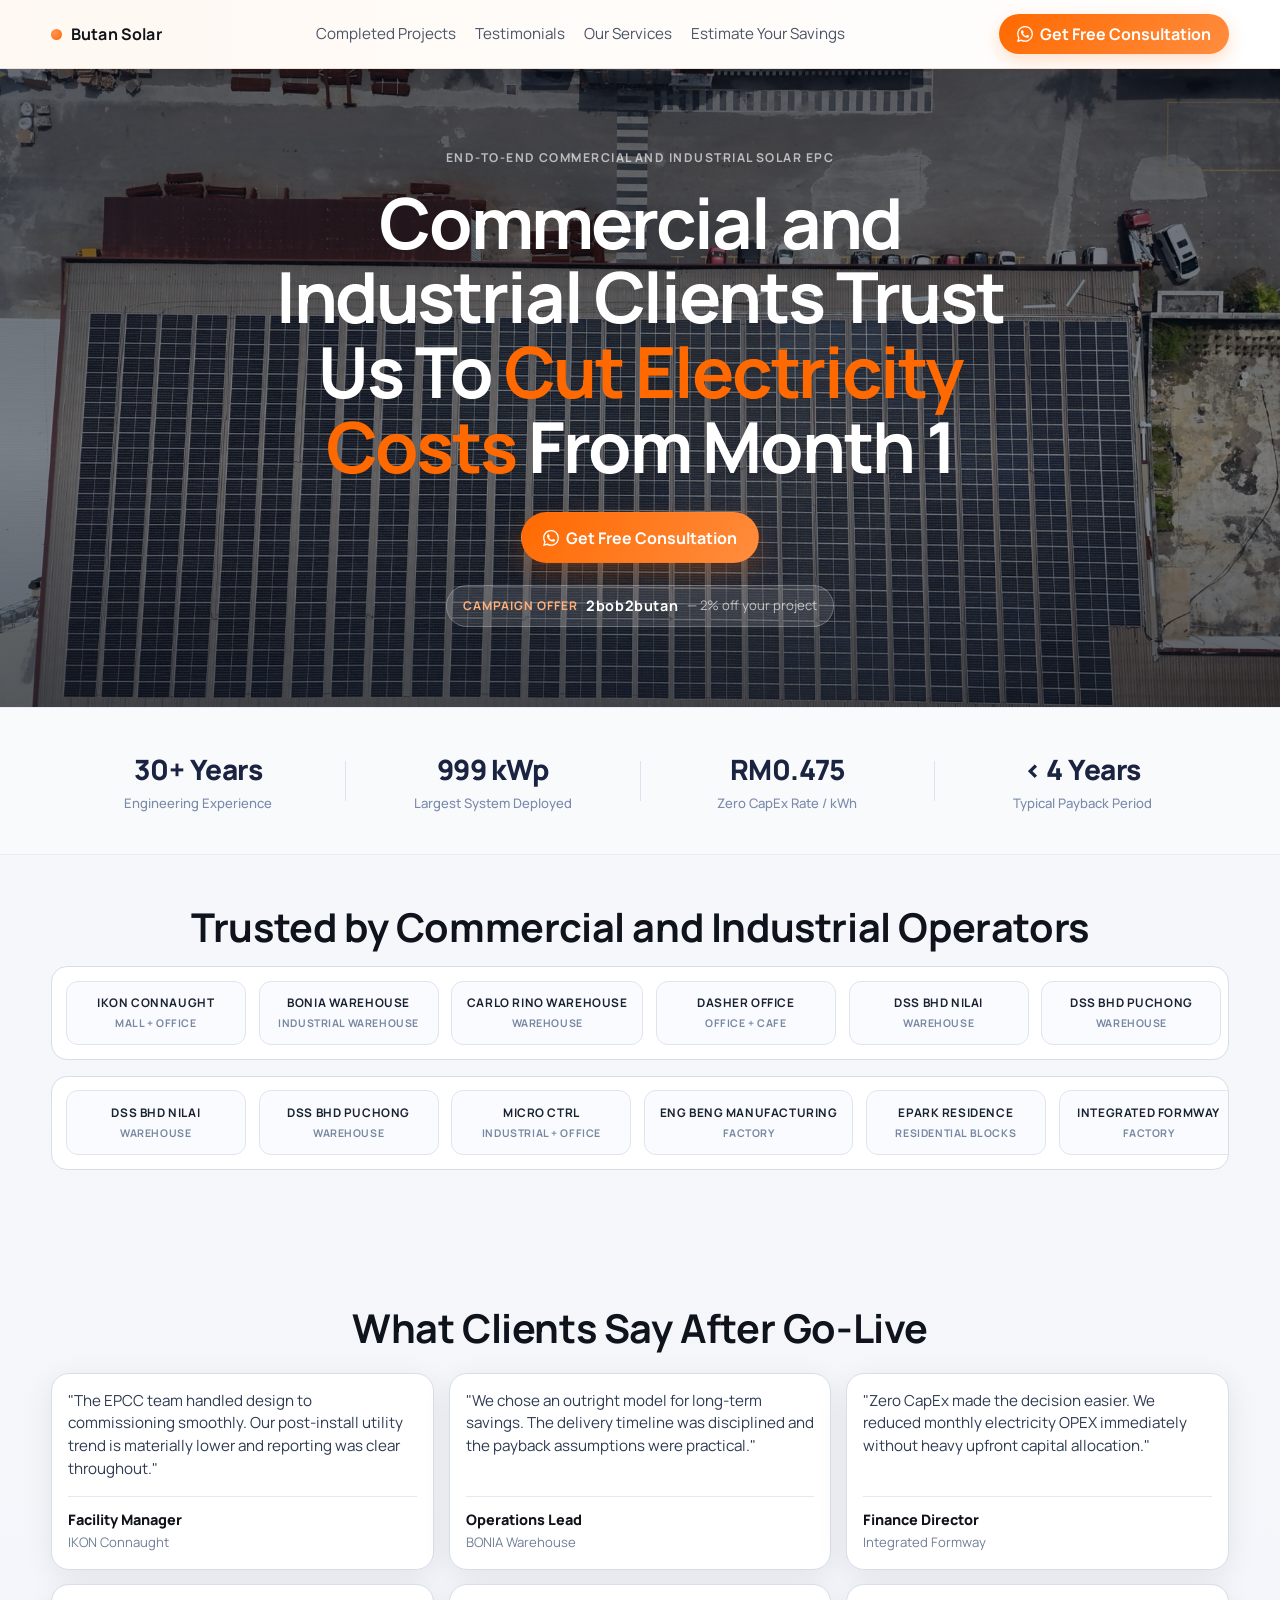
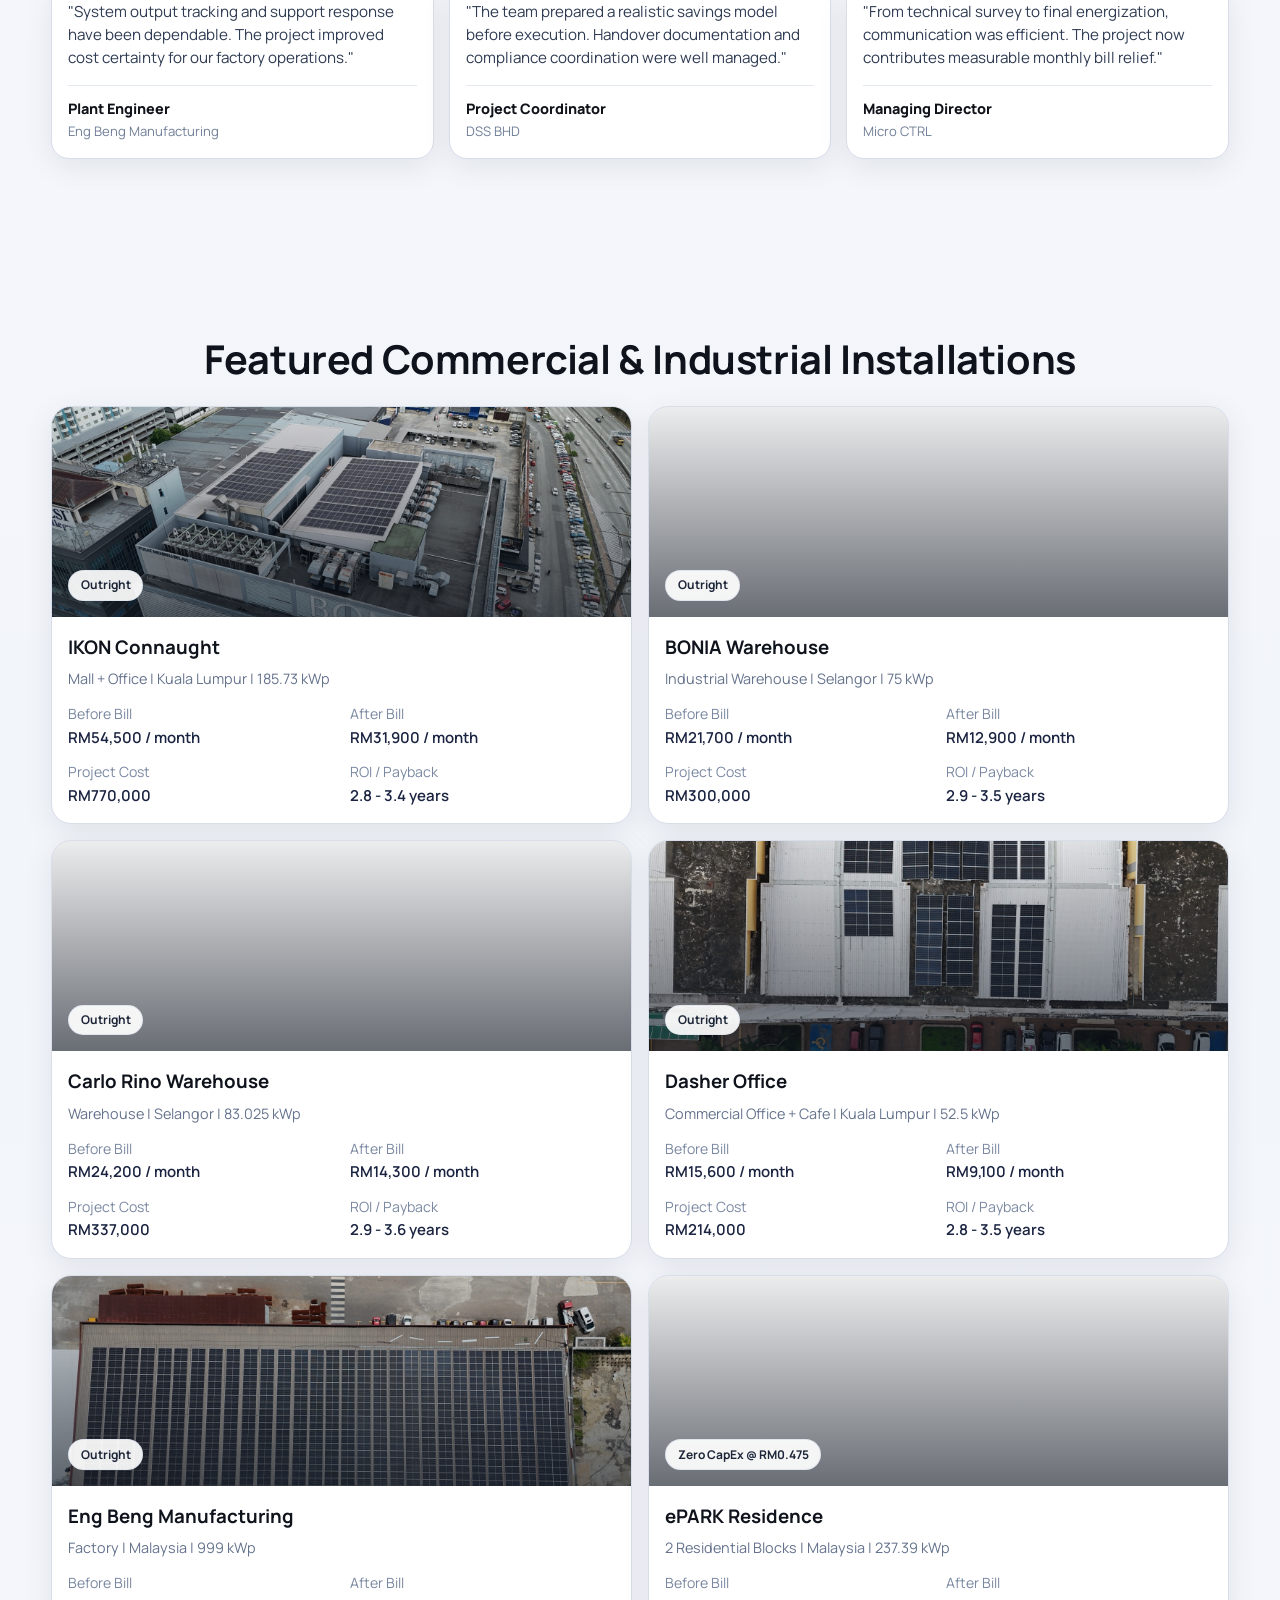
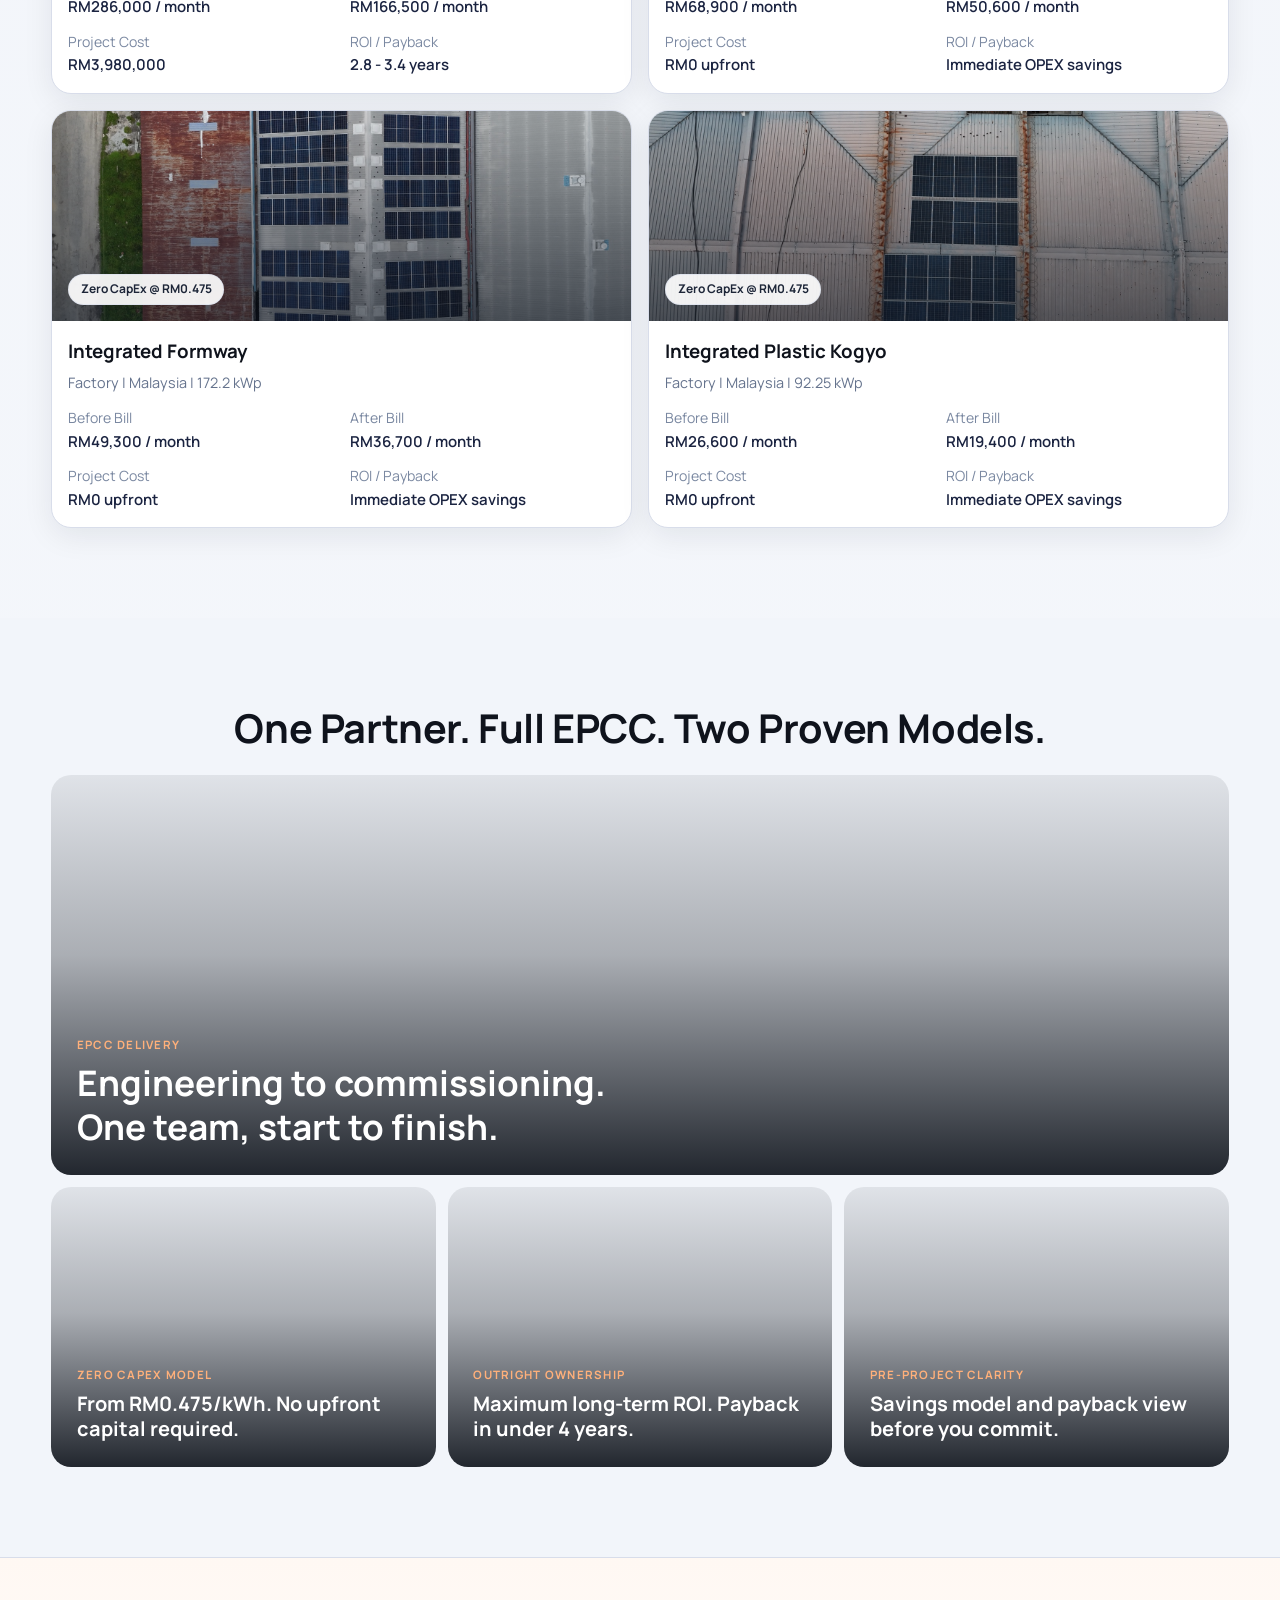
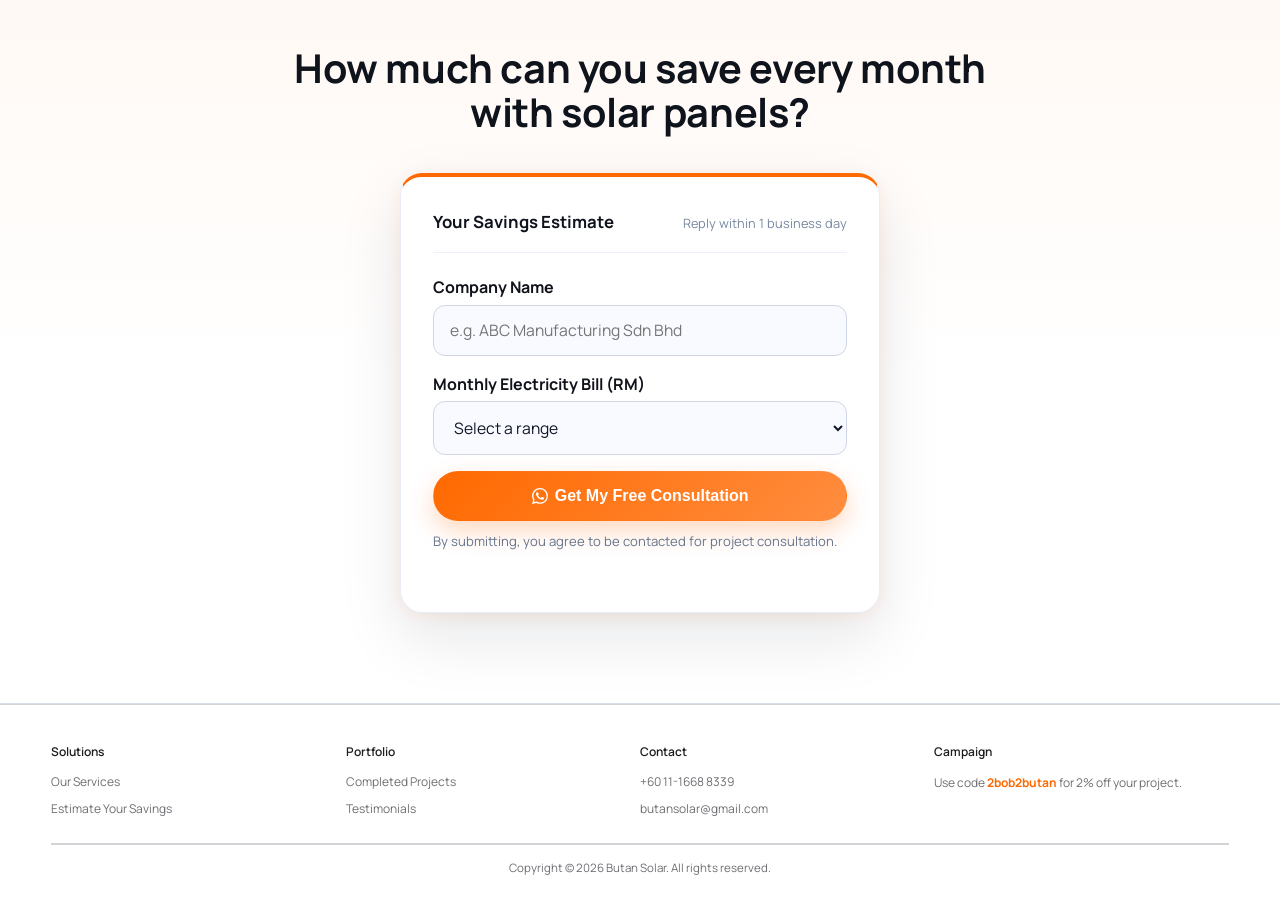
<file: index.html>
<!doctype html>
<html lang="en">
<head>
  <meta charset="UTF-8">
  <meta name="viewport" content="width=device-width, initial-scale=1.0">
  <title>Butan Solar | Commercial & Industrial Solar EPCC</title>
  <meta name="description" content="Premium commercial and industrial solar EPCC solutions with outright and zero CapEx models. Reduce electricity costs with proven ROI.">
  <link rel="preconnect" href="https://fonts.googleapis.com">
  <link rel="preconnect" href="https://fonts.gstatic.com" crossorigin>
  <link href="https://fonts.googleapis.com/css2?family=Manrope:wght@400;500;600;700;800&display=swap" rel="stylesheet">
  <link rel="stylesheet" href="./styles.css">
</head>
<body class="page-home">
  <header class="topbar">
    <div class="container topbar-inner">
      <a href="#" class="brand">
        <span class="brand-dot"></span>
        <span class="brand-text">Butan Solar</span>
      </a>
      <nav class="desktop-nav">
        <a href="#projects">Completed Projects</a>
        <a href="#testimonials">Testimonials</a>
        <a href="#offer">Our Services</a>
        <a href="#lead-form">Estimate Your Savings</a>
      </nav>
      <a class="nav-cta" href="https://wa.me/601116688339" target="_blank" rel="noopener noreferrer"><svg class="wa-icon" xmlns="http://www.w3.org/2000/svg" viewBox="0 0 24 24" fill="currentColor"><path d="M17.472 14.382c-.297-.149-1.758-.867-2.03-.967-.273-.099-.471-.148-.67.15-.197.297-.767.966-.94 1.164-.173.199-.347.223-.644.075-.297-.15-1.255-.463-2.39-1.475-.883-.788-1.48-1.761-1.653-2.059-.173-.297-.018-.458.13-.606.134-.133.298-.347.446-.52.149-.174.198-.298.298-.497.099-.198.05-.371-.025-.52-.075-.149-.669-1.612-.916-2.207-.242-.579-.487-.5-.669-.51-.173-.008-.371-.01-.57-.01-.198 0-.52.074-.792.372-.272.297-1.04 1.016-1.04 2.479 0 1.462 1.065 2.875 1.213 3.074.149.198 2.096 3.2 5.077 4.487.709.306 1.262.489 1.694.625.712.227 1.36.195 1.871.118.571-.085 1.758-.719 2.006-1.413.248-.694.248-1.289.173-1.413-.074-.124-.272-.198-.57-.347m-5.421 7.403h-.004a9.87 9.87 0 01-5.031-1.378l-.361-.214-3.741.982.998-3.648-.235-.374a9.86 9.86 0 01-1.51-5.26c.001-5.45 4.436-9.884 9.888-9.884 2.64 0 5.122 1.03 6.988 2.898a9.825 9.825 0 012.893 6.994c-.003 5.45-4.437 9.884-9.885 9.884m8.413-18.297A11.815 11.815 0 0012.05 0C5.495 0 .16 5.335.157 11.892c0 2.096.547 4.142 1.588 5.945L.057 24l6.305-1.654a11.882 11.882 0 005.683 1.448h.005c6.554 0 11.89-5.335 11.893-11.893a11.821 11.821 0 00-3.48-8.413z"/></svg>Get Free Consultation</a>
      <button class="hamburger-btn" id="hamburger-btn" aria-label="Open menu" aria-expanded="false">
        <span></span>
        <span></span>
        <span></span>
      </button>
    </div>
  </header>

  <div class="mobile-nav-overlay" id="mobile-nav-overlay" aria-hidden="true">
    <nav class="mobile-nav-links">
      <a href="projects.html">Completed Projects</a>
      <a href="testimonials.html">Testimonials</a>
      <a href="services.html">Our Services</a>
      <a href="savings.html">Estimate Your Savings</a>
    </nav>
  </div>

  <main>
    <section class="hero" id="overview">
      <div class="container hero-inner">
        <p class="eyebrow">End-to-end commercial and industrial solar EPC</p>
        <h1>Commercial and Industrial Clients Trust Us To <em class="h1-accent">Cut Electricity Costs</em> From Month 1</h1>
        <div class="hero-cta">
          <a class="btn btn-primary hero-cta-desktop" href="#lead-form"><svg class="wa-icon" xmlns="http://www.w3.org/2000/svg" viewBox="0 0 24 24" fill="currentColor"><path d="M17.472 14.382c-.297-.149-1.758-.867-2.03-.967-.273-.099-.471-.148-.67.15-.197.297-.767.966-.94 1.164-.173.199-.347.223-.644.075-.297-.15-1.255-.463-2.39-1.475-.883-.788-1.48-1.761-1.653-2.059-.173-.297-.018-.458.13-.606.134-.133.298-.347.446-.52.149-.174.198-.298.298-.497.099-.198.05-.371-.025-.52-.075-.149-.669-1.612-.916-2.207-.242-.579-.487-.5-.669-.51-.173-.008-.371-.01-.57-.01-.198 0-.52.074-.792.372-.272.297-1.04 1.016-1.04 2.479 0 1.462 1.065 2.875 1.213 3.074.149.198 2.096 3.2 5.077 4.487.709.306 1.262.489 1.694.625.712.227 1.36.195 1.871.118.571-.085 1.758-.719 2.006-1.413.248-.694.248-1.289.173-1.413-.074-.124-.272-.198-.57-.347m-5.421 7.403h-.004a9.87 9.87 0 01-5.031-1.378l-.361-.214-3.741.982.998-3.648-.235-.374a9.86 9.86 0 01-1.51-5.26c.001-5.45 4.436-9.884 9.888-9.884 2.64 0 5.122 1.03 6.988 2.898a9.825 9.825 0 012.893 6.994c-.003 5.45-4.437 9.884-9.885 9.884m8.413-18.297A11.815 11.815 0 0012.05 0C5.495 0 .16 5.335.157 11.892c0 2.096.547 4.142 1.588 5.945L.057 24l6.305-1.654a11.882 11.882 0 005.683 1.448h.005c6.554 0 11.89-5.335 11.893-11.893a11.821 11.821 0 00-3.48-8.413z"/></svg>Get Free Consultation</a>
          <a class="btn btn-primary hero-cta-mobile" href="https://wa.me/601116688339" target="_blank" rel="noopener noreferrer"><svg class="wa-icon" xmlns="http://www.w3.org/2000/svg" viewBox="0 0 24 24" fill="currentColor"><path d="M17.472 14.382c-.297-.149-1.758-.867-2.03-.967-.273-.099-.471-.148-.67.15-.197.297-.767.966-.94 1.164-.173.199-.347.223-.644.075-.297-.15-1.255-.463-2.39-1.475-.883-.788-1.48-1.761-1.653-2.059-.173-.297-.018-.458.13-.606.134-.133.298-.347.446-.52.149-.174.198-.298.298-.497.099-.198.05-.371-.025-.52-.075-.149-.669-1.612-.916-2.207-.242-.579-.487-.5-.669-.51-.173-.008-.371-.01-.57-.01-.198 0-.52.074-.792.372-.272.297-1.04 1.016-1.04 2.479 0 1.462 1.065 2.875 1.213 3.074.149.198 2.096 3.2 5.077 4.487.709.306 1.262.489 1.694.625.712.227 1.36.195 1.871.118.571-.085 1.758-.719 2.006-1.413.248-.694.248-1.289.173-1.413-.074-.124-.272-.198-.57-.347m-5.421 7.403h-.004a9.87 9.87 0 01-5.031-1.378l-.361-.214-3.741.982.998-3.648-.235-.374a9.86 9.86 0 01-1.51-5.26c.001-5.45 4.436-9.884 9.888-9.884 2.64 0 5.122 1.03 6.988 2.898a9.825 9.825 0 012.893 6.994c-.003 5.45-4.437 9.884-9.885 9.884m8.413-18.297A11.815 11.815 0 0012.05 0C5.495 0 .16 5.335.157 11.892c0 2.096.547 4.142 1.588 5.945L.057 24l6.305-1.654a11.882 11.882 0 005.683 1.448h.005c6.554 0 11.89-5.335 11.893-11.893a11.821 11.821 0 00-3.48-8.413z"/></svg>Get Free Consultation</a>
        </div>
        <div class="promo-badge">
          <span class="promo-label">Campaign Offer</span>
          <strong class="promo-code">2bob2butan</strong>
          <span class="promo-discount">— 2% off your project</span>
        </div>
      </div>
    </section>

    <section class="trust-band">
      <div class="container trust-items">
        <div class="trust-item">
          <h4>30+ Years</h4>
          <p class="trust-kicker">Engineering Experience</p>
        </div>
        <div class="trust-divider"></div>
        <div class="trust-item">
          <h4>999 kWp</h4>
          <p class="trust-kicker">Largest System Deployed</p>
        </div>
        <div class="trust-divider"></div>
        <div class="trust-item">
          <h4>RM0.475</h4>
          <p class="trust-kicker">Zero CapEx Rate / kWh</p>
        </div>
        <div class="trust-divider"></div>
        <div class="trust-item">
          <h4>&lt; 4 Years</h4>
          <p class="trust-kicker">Typical Payback Period</p>
        </div>
      </div>
    </section>

    <section class="section clients" id="clients">
      <div class="container">
        <div class="section-head section-head--center">
          <h2>Trusted by Commercial and Industrial Operators</h2>
        </div>
        <div class="client-marquee reveal">
          <div class="client-track" id="client-track-top"></div>
        </div>
        <div class="client-marquee reveal">
          <div class="client-track reverse" id="client-track-bottom"></div>
        </div>
      </div>
    </section>

    <section class="section testimonials" id="testimonials">
      <div class="container">
        <div class="section-head section-head--center">
          <h2>What Clients Say After Go-Live</h2>
        </div>
        <div class="testimonial-grid" id="testimonial-grid"></div>
      </div>
    </section>

    <section class="section" id="projects">
      <div class="container">
        <div class="section-head section-head--center">
          <h2>Featured Commercial & Industrial Installations</h2>
        </div>
        <div class="project-grid" id="project-grid"></div>
      </div>
    </section>

    <section class="section offer" id="offer">
      <div class="container">
        <div class="section-head section-head--center">
          <h2>One Partner. Full EPCC. Two Proven Models.</h2>
        </div>
        <div class="offer-bento">
          <article class="bento-card bento-hero reveal" style="background-image: url('https://images.unsplash.com/photo-1509391366360-2e959784a276?auto=format&fit=crop&w=1400&q=80')">
            <div class="bento-overlay"></div>
            <div class="bento-content">
              <p class="bento-label">EPCC Delivery</p>
              <h3>Engineering to commissioning.<br>One team, start to finish.</h3>
            </div>
          </article>
          <article class="bento-card bento-sm reveal" style="background-image: url('https://images.unsplash.com/photo-1581092334651-ddf26d9a09d0?auto=format&fit=crop&w=800&q=80')">
            <div class="bento-overlay"></div>
            <div class="bento-content">
              <p class="bento-label">Zero CapEx Model</p>
              <h3>From RM0.475/kWh. No upfront capital required.</h3>
            </div>
          </article>
          <article class="bento-card bento-sm reveal" style="background-image: url('https://images.unsplash.com/photo-1486406146926-c627a92ad1ab?auto=format&fit=crop&w=800&q=80')">
            <div class="bento-overlay"></div>
            <div class="bento-content">
              <p class="bento-label">Outright Ownership</p>
              <h3>Maximum long-term ROI. Payback in under 4 years.</h3>
            </div>
          </article>
          <article class="bento-card bento-sm reveal" style="background-image: url('https://images.unsplash.com/photo-1565008447742-97f6f38c985c?auto=format&fit=crop&w=800&q=80')">
            <div class="bento-overlay"></div>
            <div class="bento-content">
              <p class="bento-label">Pre-Project Clarity</p>
              <h3>Savings model and payback view before you commit.</h3>
            </div>
          </article>
        </div>
      </div>
    </section>

    <section class="section lead" id="lead-form">
      <div class="container lead-centered">
<h2 class="lead-heading">How much can you save every month with solar panels?</h2>
        <form class="lead-form reveal" id="solar-lead-form">
          <div class="lead-form-header">
            <p class="lead-form-title">Your Savings Estimate</p>
            <p class="lead-form-sub">Reply within 1 business day</p>
          </div>

          <label for="company-name">Company Name</label>
          <input id="company-name" name="companyName" type="text" placeholder="e.g. ABC Manufacturing Sdn Bhd" required>

          <label for="bill-range">Monthly Electricity Bill (RM)</label>
          <select id="bill-range" name="billRange" required>
            <option value="">Select a range</option>
            <option value="Below RM10,000">Below RM10,000</option>
            <option value="RM10,000 - RM25,000">RM10,000 – RM25,000</option>
            <option value="RM25,000 - RM50,000">RM25,000 – RM50,000</option>
            <option value="RM50,000 - RM100,000">RM50,000 – RM100,000</option>
            <option value="Above RM100,000">Above RM100,000</option>
          </select>
          <div id="estimate-display" class="estimate-display" aria-live="polite"></div>

          <button type="submit" class="btn btn-primary lead-submit-btn"><svg class="wa-icon" xmlns="http://www.w3.org/2000/svg" viewBox="0 0 24 24" fill="currentColor"><path d="M17.472 14.382c-.297-.149-1.758-.867-2.03-.967-.273-.099-.471-.148-.67.15-.197.297-.767.966-.94 1.164-.173.199-.347.223-.644.075-.297-.15-1.255-.463-2.39-1.475-.883-.788-1.48-1.761-1.653-2.059-.173-.297-.018-.458.13-.606.134-.133.298-.347.446-.52.149-.174.198-.298.298-.497.099-.198.05-.371-.025-.52-.075-.149-.669-1.612-.916-2.207-.242-.579-.487-.5-.669-.51-.173-.008-.371-.01-.57-.01-.198 0-.52.074-.792.372-.272.297-1.04 1.016-1.04 2.479 0 1.462 1.065 2.875 1.213 3.074.149.198 2.096 3.2 5.077 4.487.709.306 1.262.489 1.694.625.712.227 1.36.195 1.871.118.571-.085 1.758-.719 2.006-1.413.248-.694.248-1.289.173-1.413-.074-.124-.272-.198-.57-.347m-5.421 7.403h-.004a9.87 9.87 0 01-5.031-1.378l-.361-.214-3.741.982.998-3.648-.235-.374a9.86 9.86 0 01-1.51-5.26c.001-5.45 4.436-9.884 9.888-9.884 2.64 0 5.122 1.03 6.988 2.898a9.825 9.825 0 012.893 6.994c-.003 5.45-4.437 9.884-9.885 9.884m8.413-18.297A11.815 11.815 0 0012.05 0C5.495 0 .16 5.335.157 11.892c0 2.096.547 4.142 1.588 5.945L.057 24l6.305-1.654a11.882 11.882 0 005.683 1.448h.005c6.554 0 11.89-5.335 11.893-11.893a11.821 11.821 0 00-3.48-8.413z"/></svg>Get My Free Consultation</button>
          <p class="form-note">By submitting, you agree to be contacted for project consultation.</p>
          <p class="form-status" id="form-status" aria-live="polite"></p>
        </form>
      </div>
    </section>
  </main>

  <div class="mobile-sticky-cta">
    <a href="https://wa.me/601116688339" class="mobile-pill-cta" target="_blank" rel="noopener noreferrer"><svg class="wa-icon" xmlns="http://www.w3.org/2000/svg" viewBox="0 0 24 24" fill="currentColor"><path d="M17.472 14.382c-.297-.149-1.758-.867-2.03-.967-.273-.099-.471-.148-.67.15-.197.297-.767.966-.94 1.164-.173.199-.347.223-.644.075-.297-.15-1.255-.463-2.39-1.475-.883-.788-1.48-1.761-1.653-2.059-.173-.297-.018-.458.13-.606.134-.133.298-.347.446-.52.149-.174.198-.298.298-.497.099-.198.05-.371-.025-.52-.075-.149-.669-1.612-.916-2.207-.242-.579-.487-.5-.669-.51-.173-.008-.371-.01-.57-.01-.198 0-.52.074-.792.372-.272.297-1.04 1.016-1.04 2.479 0 1.462 1.065 2.875 1.213 3.074.149.198 2.096 3.2 5.077 4.487.709.306 1.262.489 1.694.625.712.227 1.36.195 1.871.118.571-.085 1.758-.719 2.006-1.413.248-.694.248-1.289.173-1.413-.074-.124-.272-.198-.57-.347m-5.421 7.403h-.004a9.87 9.87 0 01-5.031-1.378l-.361-.214-3.741.982.998-3.648-.235-.374a9.86 9.86 0 01-1.51-5.26c.001-5.45 4.436-9.884 9.888-9.884 2.64 0 5.122 1.03 6.988 2.898a9.825 9.825 0 012.893 6.994c-.003 5.45-4.437 9.884-9.885 9.884m8.413-18.297A11.815 11.815 0 0012.05 0C5.495 0 .16 5.335.157 11.892c0 2.096.547 4.142 1.588 5.945L.057 24l6.305-1.654a11.882 11.882 0 005.683 1.448h.005c6.554 0 11.89-5.335 11.893-11.893a11.821 11.821 0 00-3.48-8.413z"/></svg>Get Free Consultation</a>
  </div>

  <footer class="footer">
    <div class="footer-top-divider"></div>
    <div class="container">
      <div class="footer-cols">
        <div class="footer-col">
          <p class="footer-col-head">Solutions</p>
          <a href="#offer">Our Services</a>
          <a href="#lead-form">Estimate Your Savings</a>
        </div>
        <div class="footer-col">
          <p class="footer-col-head">Portfolio</p>
          <a href="#projects">Completed Projects</a>
          <a href="#testimonials">Testimonials</a>
        </div>
        <div class="footer-col">
          <p class="footer-col-head">Contact</p>
          <a href="tel:+601116688339">+60 11-1668 8339</a>
          <a href="mailto:butansolar@gmail.com">butansolar@gmail.com</a>
        </div>
        <div class="footer-col">
          <p class="footer-col-head">Campaign</p>
          <p class="footer-promo-text">Use code <strong>2bob2butan</strong> for 2% off your project.</p>
        </div>
      </div>

      <div class="footer-mid-divider"></div>

      <div class="footer-bottom">
        <p class="footer-copy">Copyright &copy; 2026 Butan Solar. All rights reserved.</p>
      </div>
    </div>
  </footer>

  <script src="./script.js"></script>
</body>
</html>
</file>
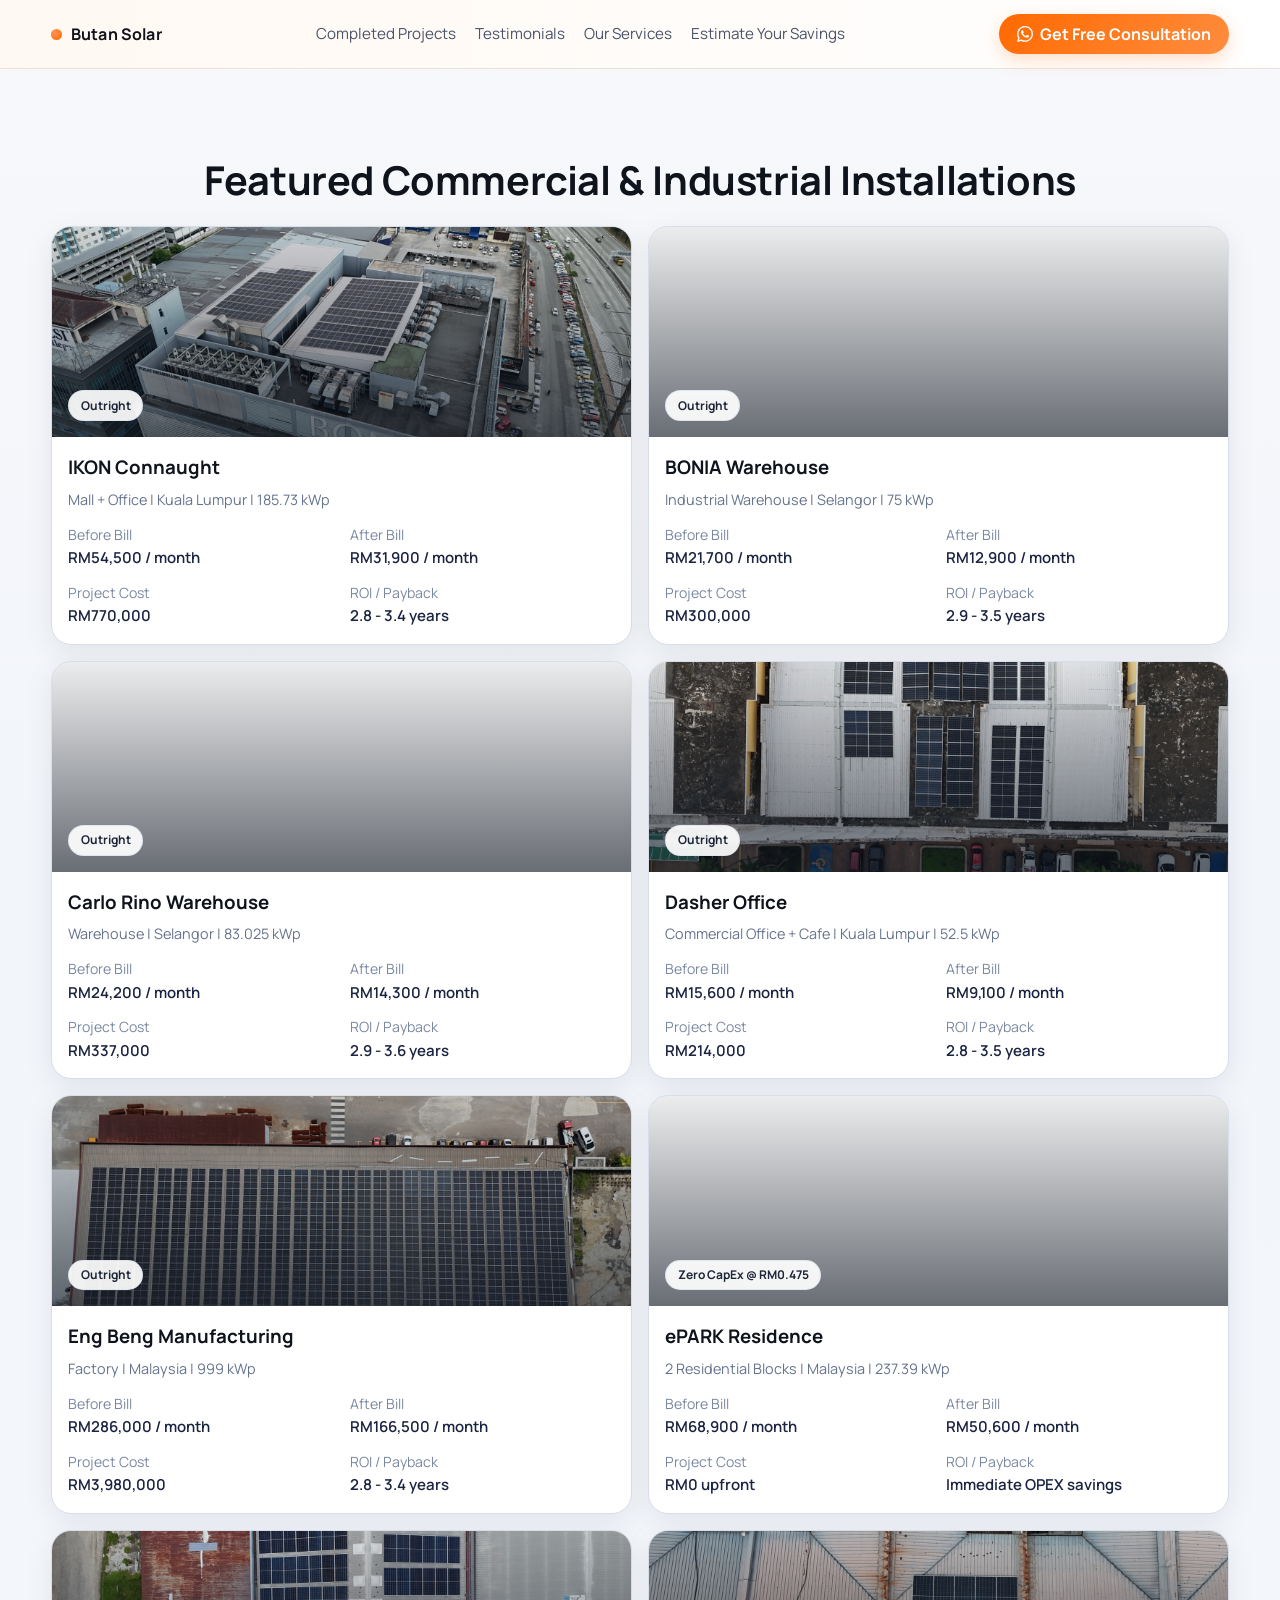
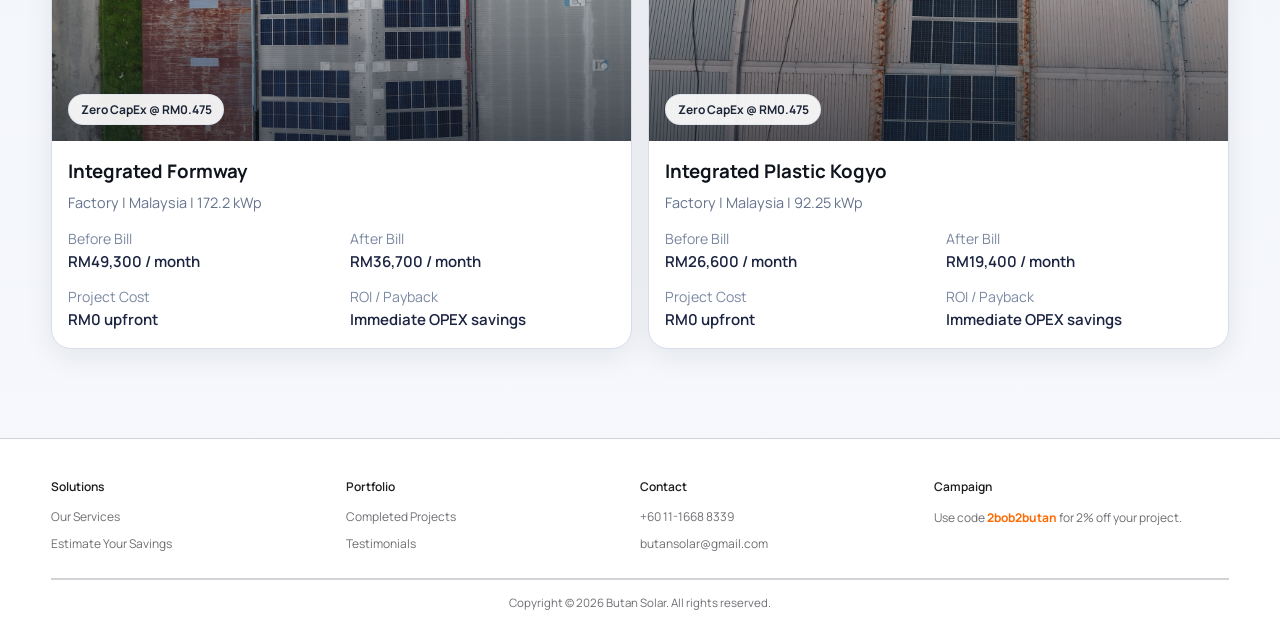
<file: projects.html>
<!doctype html>
<html lang="en">
<head>
  <meta charset="UTF-8">
  <meta name="viewport" content="width=device-width, initial-scale=1.0">
  <title>Completed Projects | Butan Solar</title>
  <meta name="description" content="Browse Butan Solar's completed commercial and industrial solar installations across Malaysia.">
  <link rel="preconnect" href="https://fonts.googleapis.com">
  <link rel="preconnect" href="https://fonts.gstatic.com" crossorigin>
  <link href="https://fonts.googleapis.com/css2?family=Manrope:wght@400;500;600;700;800&display=swap" rel="stylesheet">
  <link rel="stylesheet" href="./styles.css">
</head>
<body>
  <header class="topbar">
    <div class="container topbar-inner">
      <a href="index.html" class="brand">
        <span class="brand-dot"></span>
        <span class="brand-text">Butan Solar</span>
      </a>
      <nav class="desktop-nav">
        <a href="projects.html">Completed Projects</a>
        <a href="testimonials.html">Testimonials</a>
        <a href="services.html">Our Services</a>
        <a href="savings.html">Estimate Your Savings</a>
      </nav>
      <a class="nav-cta" href="https://wa.me/601116688339" target="_blank" rel="noopener noreferrer"><svg class="wa-icon" xmlns="http://www.w3.org/2000/svg" viewBox="0 0 24 24" fill="currentColor"><path d="M17.472 14.382c-.297-.149-1.758-.867-2.03-.967-.273-.099-.471-.148-.67.15-.197.297-.767.966-.94 1.164-.173.199-.347.223-.644.075-.297-.15-1.255-.463-2.39-1.475-.883-.788-1.48-1.761-1.653-2.059-.173-.297-.018-.458.13-.606.134-.133.298-.347.446-.52.149-.174.198-.298.298-.497.099-.198.05-.371-.025-.52-.075-.149-.669-1.612-.916-2.207-.242-.579-.487-.5-.669-.51-.173-.008-.371-.01-.57-.01-.198 0-.52.074-.792.372-.272.297-1.04 1.016-1.04 2.479 0 1.462 1.065 2.875 1.213 3.074.149.198 2.096 3.2 5.077 4.487.709.306 1.262.489 1.694.625.712.227 1.36.195 1.871.118.571-.085 1.758-.719 2.006-1.413.248-.694.248-1.289.173-1.413-.074-.124-.272-.198-.57-.347m-5.421 7.403h-.004a9.87 9.87 0 01-5.031-1.378l-.361-.214-3.741.982.998-3.648-.235-.374a9.86 9.86 0 01-1.51-5.26c.001-5.45 4.436-9.884 9.888-9.884 2.64 0 5.122 1.03 6.988 2.898a9.825 9.825 0 012.893 6.994c-.003 5.45-4.437 9.884-9.885 9.884m8.413-18.297A11.815 11.815 0 0012.05 0C5.495 0 .16 5.335.157 11.892c0 2.096.547 4.142 1.588 5.945L.057 24l6.305-1.654a11.882 11.882 0 005.683 1.448h.005c6.554 0 11.89-5.335 11.893-11.893a11.821 11.821 0 00-3.48-8.413z"/></svg>Get Free Consultation</a>
      <button class="hamburger-btn" id="hamburger-btn" aria-label="Open menu" aria-expanded="false">
        <span></span>
        <span></span>
        <span></span>
      </button>
    </div>
  </header>

  <div class="mobile-nav-overlay" id="mobile-nav-overlay" aria-hidden="true">
    <nav class="mobile-nav-links">
      <a href="projects.html">Completed Projects</a>
      <a href="testimonials.html">Testimonials</a>
      <a href="services.html">Our Services</a>
      <a href="savings.html">Estimate Your Savings</a>
    </nav>
  </div>

  <main>
    <section class="section" id="projects">
      <div class="container">
        <div class="section-head section-head--center">
          <h2>Featured Commercial & Industrial Installations</h2>
        </div>
        <div class="project-grid" id="project-grid"></div>
      </div>
    </section>
  </main>

  <div class="mobile-sticky-cta">
    <a href="https://wa.me/601116688339" class="mobile-pill-cta" target="_blank" rel="noopener noreferrer"><svg class="wa-icon" xmlns="http://www.w3.org/2000/svg" viewBox="0 0 24 24" fill="currentColor"><path d="M17.472 14.382c-.297-.149-1.758-.867-2.03-.967-.273-.099-.471-.148-.67.15-.197.297-.767.966-.94 1.164-.173.199-.347.223-.644.075-.297-.15-1.255-.463-2.39-1.475-.883-.788-1.48-1.761-1.653-2.059-.173-.297-.018-.458.13-.606.134-.133.298-.347.446-.52.149-.174.198-.298.298-.497.099-.198.05-.371-.025-.52-.075-.149-.669-1.612-.916-2.207-.242-.579-.487-.5-.669-.51-.173-.008-.371-.01-.57-.01-.198 0-.52.074-.792.372-.272.297-1.04 1.016-1.04 2.479 0 1.462 1.065 2.875 1.213 3.074.149.198 2.096 3.2 5.077 4.487.709.306 1.262.489 1.694.625.712.227 1.36.195 1.871.118.571-.085 1.758-.719 2.006-1.413.248-.694.248-1.289.173-1.413-.074-.124-.272-.198-.57-.347m-5.421 7.403h-.004a9.87 9.87 0 01-5.031-1.378l-.361-.214-3.741.982.998-3.648-.235-.374a9.86 9.86 0 01-1.51-5.26c.001-5.45 4.436-9.884 9.888-9.884 2.64 0 5.122 1.03 6.988 2.898a9.825 9.825 0 012.893 6.994c-.003 5.45-4.437 9.884-9.885 9.884m8.413-18.297A11.815 11.815 0 0012.05 0C5.495 0 .16 5.335.157 11.892c0 2.096.547 4.142 1.588 5.945L.057 24l6.305-1.654a11.882 11.882 0 005.683 1.448h.005c6.554 0 11.89-5.335 11.893-11.893a11.821 11.821 0 00-3.48-8.413z"/></svg>Get Free Consultation</a>
  </div>

  <footer class="footer">
    <div class="footer-top-divider"></div>
    <div class="container">
      <div class="footer-cols">
        <div class="footer-col">
          <p class="footer-col-head">Solutions</p>
          <a href="services.html">Our Services</a>
          <a href="savings.html">Estimate Your Savings</a>
        </div>
        <div class="footer-col">
          <p class="footer-col-head">Portfolio</p>
          <a href="projects.html">Completed Projects</a>
          <a href="testimonials.html">Testimonials</a>
        </div>
        <div class="footer-col">
          <p class="footer-col-head">Contact</p>
          <a href="tel:+601116688339">+60 11-1668 8339</a>
          <a href="mailto:butansolar@gmail.com">butansolar@gmail.com</a>
        </div>
        <div class="footer-col">
          <p class="footer-col-head">Campaign</p>
          <p class="footer-promo-text">Use code <strong>2bob2butan</strong> for 2% off your project.</p>
        </div>
      </div>

      <div class="footer-mid-divider"></div>

      <div class="footer-bottom">
        <p class="footer-copy">Copyright &copy; 2026 Butan Solar. All rights reserved.</p>
      </div>
    </div>
  </footer>

  <script src="./script.js"></script>
</body>
</html>
</file>
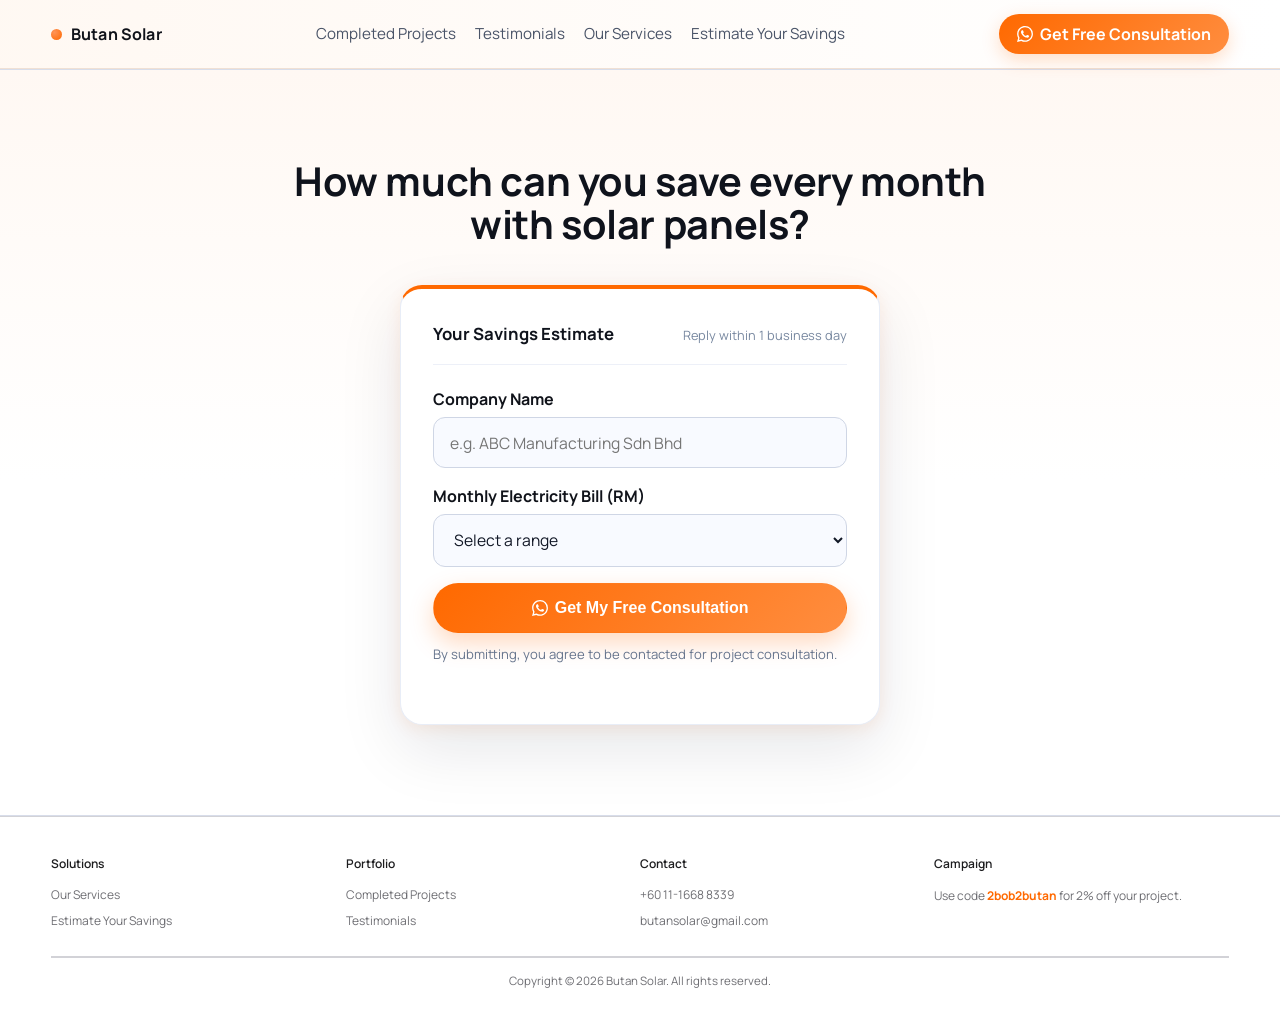
<file: savings.html>
<!doctype html>
<html lang="en">
<head>
  <meta charset="UTF-8">
  <meta name="viewport" content="width=device-width, initial-scale=1.0">
  <title>Estimate Your Savings | Butan Solar</title>
  <meta name="description" content="Find out how much your business can save every month with a commercial solar installation from Butan Solar.">
  <link rel="preconnect" href="https://fonts.googleapis.com">
  <link rel="preconnect" href="https://fonts.gstatic.com" crossorigin>
  <link href="https://fonts.googleapis.com/css2?family=Manrope:wght@400;500;600;700;800&display=swap" rel="stylesheet">
  <link rel="stylesheet" href="./styles.css">
</head>
<body>
  <header class="topbar">
    <div class="container topbar-inner">
      <a href="index.html" class="brand">
        <span class="brand-dot"></span>
        <span class="brand-text">Butan Solar</span>
      </a>
      <nav class="desktop-nav">
        <a href="projects.html">Completed Projects</a>
        <a href="testimonials.html">Testimonials</a>
        <a href="services.html">Our Services</a>
        <a href="savings.html">Estimate Your Savings</a>
      </nav>
      <a class="nav-cta" href="https://wa.me/601116688339" target="_blank" rel="noopener noreferrer"><svg class="wa-icon" xmlns="http://www.w3.org/2000/svg" viewBox="0 0 24 24" fill="currentColor"><path d="M17.472 14.382c-.297-.149-1.758-.867-2.03-.967-.273-.099-.471-.148-.67.15-.197.297-.767.966-.94 1.164-.173.199-.347.223-.644.075-.297-.15-1.255-.463-2.39-1.475-.883-.788-1.48-1.761-1.653-2.059-.173-.297-.018-.458.13-.606.134-.133.298-.347.446-.52.149-.174.198-.298.298-.497.099-.198.05-.371-.025-.52-.075-.149-.669-1.612-.916-2.207-.242-.579-.487-.5-.669-.51-.173-.008-.371-.01-.57-.01-.198 0-.52.074-.792.372-.272.297-1.04 1.016-1.04 2.479 0 1.462 1.065 2.875 1.213 3.074.149.198 2.096 3.2 5.077 4.487.709.306 1.262.489 1.694.625.712.227 1.36.195 1.871.118.571-.085 1.758-.719 2.006-1.413.248-.694.248-1.289.173-1.413-.074-.124-.272-.198-.57-.347m-5.421 7.403h-.004a9.87 9.87 0 01-5.031-1.378l-.361-.214-3.741.982.998-3.648-.235-.374a9.86 9.86 0 01-1.51-5.26c.001-5.45 4.436-9.884 9.888-9.884 2.64 0 5.122 1.03 6.988 2.898a9.825 9.825 0 012.893 6.994c-.003 5.45-4.437 9.884-9.885 9.884m8.413-18.297A11.815 11.815 0 0012.05 0C5.495 0 .16 5.335.157 11.892c0 2.096.547 4.142 1.588 5.945L.057 24l6.305-1.654a11.882 11.882 0 005.683 1.448h.005c6.554 0 11.89-5.335 11.893-11.893a11.821 11.821 0 00-3.48-8.413z"/></svg>Get Free Consultation</a>
      <button class="hamburger-btn" id="hamburger-btn" aria-label="Open menu" aria-expanded="false">
        <span></span>
        <span></span>
        <span></span>
      </button>
    </div>
  </header>

  <div class="mobile-nav-overlay" id="mobile-nav-overlay" aria-hidden="true">
    <nav class="mobile-nav-links">
      <a href="projects.html">Completed Projects</a>
      <a href="testimonials.html">Testimonials</a>
      <a href="services.html">Our Services</a>
      <a href="savings.html">Estimate Your Savings</a>
    </nav>
  </div>

  <main>
    <section class="section lead" id="lead-form">
      <div class="container lead-centered">
        <h2 class="lead-heading">How much can you save every month with solar panels?</h2>
        <form class="lead-form reveal" id="solar-lead-form">
          <div class="lead-form-header">
            <p class="lead-form-title">Your Savings Estimate</p>
            <p class="lead-form-sub">Reply within 1 business day</p>
          </div>

          <label for="company-name">Company Name</label>
          <input id="company-name" name="companyName" type="text" placeholder="e.g. ABC Manufacturing Sdn Bhd" required>

          <label for="bill-range">Monthly Electricity Bill (RM)</label>
          <select id="bill-range" name="billRange" required>
            <option value="">Select a range</option>
            <option value="Below RM10,000">Below RM10,000</option>
            <option value="RM10,000 - RM25,000">RM10,000 – RM25,000</option>
            <option value="RM25,000 - RM50,000">RM25,000 – RM50,000</option>
            <option value="RM50,000 - RM100,000">RM50,000 – RM100,000</option>
            <option value="Above RM100,000">Above RM100,000</option>
          </select>
          <div id="estimate-display" class="estimate-display" aria-live="polite"></div>

          <button type="submit" class="btn btn-primary lead-submit-btn"><svg class="wa-icon" xmlns="http://www.w3.org/2000/svg" viewBox="0 0 24 24" fill="currentColor"><path d="M17.472 14.382c-.297-.149-1.758-.867-2.03-.967-.273-.099-.471-.148-.67.15-.197.297-.767.966-.94 1.164-.173.199-.347.223-.644.075-.297-.15-1.255-.463-2.39-1.475-.883-.788-1.48-1.761-1.653-2.059-.173-.297-.018-.458.13-.606.134-.133.298-.347.446-.52.149-.174.198-.298.298-.497.099-.198.05-.371-.025-.52-.075-.149-.669-1.612-.916-2.207-.242-.579-.487-.5-.669-.51-.173-.008-.371-.01-.57-.01-.198 0-.52.074-.792.372-.272.297-1.04 1.016-1.04 2.479 0 1.462 1.065 2.875 1.213 3.074.149.198 2.096 3.2 5.077 4.487.709.306 1.262.489 1.694.625.712.227 1.36.195 1.871.118.571-.085 1.758-.719 2.006-1.413.248-.694.248-1.289.173-1.413-.074-.124-.272-.198-.57-.347m-5.421 7.403h-.004a9.87 9.87 0 01-5.031-1.378l-.361-.214-3.741.982.998-3.648-.235-.374a9.86 9.86 0 01-1.51-5.26c.001-5.45 4.436-9.884 9.888-9.884 2.64 0 5.122 1.03 6.988 2.898a9.825 9.825 0 012.893 6.994c-.003 5.45-4.437 9.884-9.885 9.884m8.413-18.297A11.815 11.815 0 0012.05 0C5.495 0 .16 5.335.157 11.892c0 2.096.547 4.142 1.588 5.945L.057 24l6.305-1.654a11.882 11.882 0 005.683 1.448h.005c6.554 0 11.89-5.335 11.893-11.893a11.821 11.821 0 00-3.48-8.413z"/></svg>Get My Free Consultation</button>
          <p class="form-note">By submitting, you agree to be contacted for project consultation.</p>
          <p class="form-status" id="form-status" aria-live="polite"></p>
        </form>
      </div>
    </section>
  </main>

  <div class="mobile-sticky-cta">
    <a href="https://wa.me/601116688339" class="mobile-pill-cta" target="_blank" rel="noopener noreferrer"><svg class="wa-icon" xmlns="http://www.w3.org/2000/svg" viewBox="0 0 24 24" fill="currentColor"><path d="M17.472 14.382c-.297-.149-1.758-.867-2.03-.967-.273-.099-.471-.148-.67.15-.197.297-.767.966-.94 1.164-.173.199-.347.223-.644.075-.297-.15-1.255-.463-2.39-1.475-.883-.788-1.48-1.761-1.653-2.059-.173-.297-.018-.458.13-.606.134-.133.298-.347.446-.52.149-.174.198-.298.298-.497.099-.198.05-.371-.025-.52-.075-.149-.669-1.612-.916-2.207-.242-.579-.487-.5-.669-.51-.173-.008-.371-.01-.57-.01-.198 0-.52.074-.792.372-.272.297-1.04 1.016-1.04 2.479 0 1.462 1.065 2.875 1.213 3.074.149.198 2.096 3.2 5.077 4.487.709.306 1.262.489 1.694.625.712.227 1.36.195 1.871.118.571-.085 1.758-.719 2.006-1.413.248-.694.248-1.289.173-1.413-.074-.124-.272-.198-.57-.347m-5.421 7.403h-.004a9.87 9.87 0 01-5.031-1.378l-.361-.214-3.741.982.998-3.648-.235-.374a9.86 9.86 0 01-1.51-5.26c.001-5.45 4.436-9.884 9.888-9.884 2.64 0 5.122 1.03 6.988 2.898a9.825 9.825 0 012.893 6.994c-.003 5.45-4.437 9.884-9.885 9.884m8.413-18.297A11.815 11.815 0 0012.05 0C5.495 0 .16 5.335.157 11.892c0 2.096.547 4.142 1.588 5.945L.057 24l6.305-1.654a11.882 11.882 0 005.683 1.448h.005c6.554 0 11.89-5.335 11.893-11.893a11.821 11.821 0 00-3.48-8.413z"/></svg>Get Free Consultation</a>
  </div>

  <footer class="footer">
    <div class="footer-top-divider"></div>
    <div class="container">
      <div class="footer-cols">
        <div class="footer-col">
          <p class="footer-col-head">Solutions</p>
          <a href="services.html">Our Services</a>
          <a href="savings.html">Estimate Your Savings</a>
        </div>
        <div class="footer-col">
          <p class="footer-col-head">Portfolio</p>
          <a href="projects.html">Completed Projects</a>
          <a href="testimonials.html">Testimonials</a>
        </div>
        <div class="footer-col">
          <p class="footer-col-head">Contact</p>
          <a href="tel:+601116688339">+60 11-1668 8339</a>
          <a href="mailto:butansolar@gmail.com">butansolar@gmail.com</a>
        </div>
        <div class="footer-col">
          <p class="footer-col-head">Campaign</p>
          <p class="footer-promo-text">Use code <strong>2bob2butan</strong> for 2% off your project.</p>
        </div>
      </div>

      <div class="footer-mid-divider"></div>

      <div class="footer-bottom">
        <p class="footer-copy">Copyright &copy; 2026 Butan Solar. All rights reserved.</p>
      </div>
    </div>
  </footer>

  <script src="./script.js"></script>
</body>
</html>
</file>
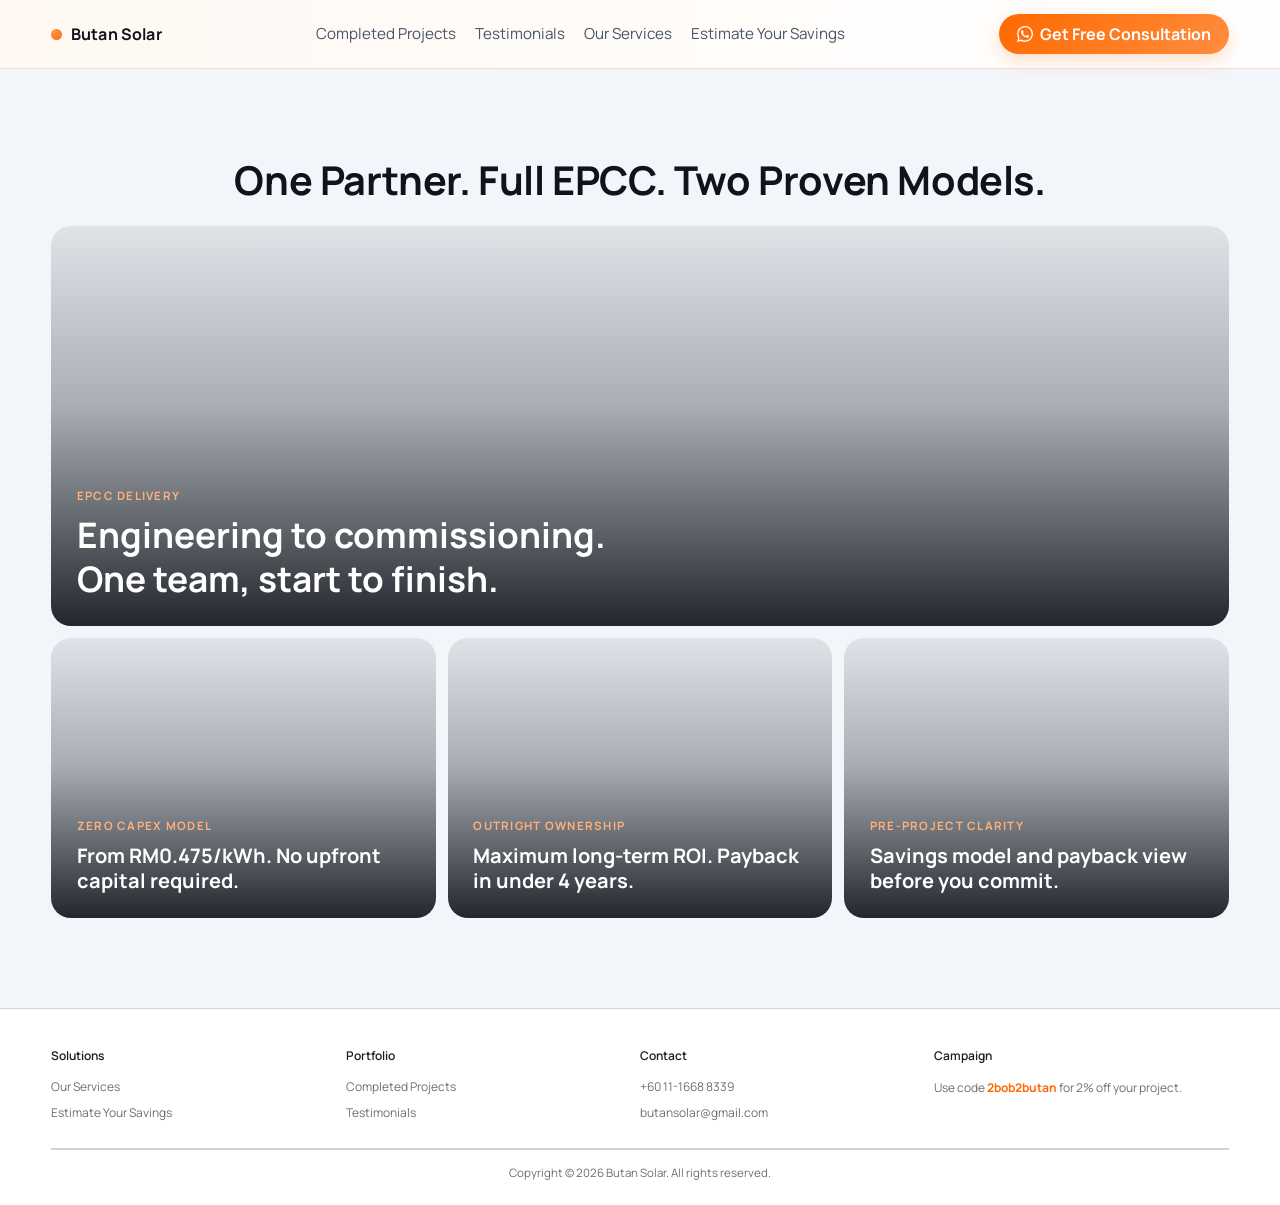
<file: services.html>
<!doctype html>
<html lang="en">
<head>
  <meta charset="UTF-8">
  <meta name="viewport" content="width=device-width, initial-scale=1.0">
  <title>Our Services | Butan Solar</title>
  <meta name="description" content="Full EPCC solar delivery with zero CapEx and outright ownership models for commercial and industrial clients.">
  <link rel="preconnect" href="https://fonts.googleapis.com">
  <link rel="preconnect" href="https://fonts.gstatic.com" crossorigin>
  <link href="https://fonts.googleapis.com/css2?family=Manrope:wght@400;500;600;700;800&display=swap" rel="stylesheet">
  <link rel="stylesheet" href="./styles.css">
</head>
<body>
  <header class="topbar">
    <div class="container topbar-inner">
      <a href="index.html" class="brand">
        <span class="brand-dot"></span>
        <span class="brand-text">Butan Solar</span>
      </a>
      <nav class="desktop-nav">
        <a href="projects.html">Completed Projects</a>
        <a href="testimonials.html">Testimonials</a>
        <a href="services.html">Our Services</a>
        <a href="savings.html">Estimate Your Savings</a>
      </nav>
      <a class="nav-cta" href="https://wa.me/601116688339" target="_blank" rel="noopener noreferrer"><svg class="wa-icon" xmlns="http://www.w3.org/2000/svg" viewBox="0 0 24 24" fill="currentColor"><path d="M17.472 14.382c-.297-.149-1.758-.867-2.03-.967-.273-.099-.471-.148-.67.15-.197.297-.767.966-.94 1.164-.173.199-.347.223-.644.075-.297-.15-1.255-.463-2.39-1.475-.883-.788-1.48-1.761-1.653-2.059-.173-.297-.018-.458.13-.606.134-.133.298-.347.446-.52.149-.174.198-.298.298-.497.099-.198.05-.371-.025-.52-.075-.149-.669-1.612-.916-2.207-.242-.579-.487-.5-.669-.51-.173-.008-.371-.01-.57-.01-.198 0-.52.074-.792.372-.272.297-1.04 1.016-1.04 2.479 0 1.462 1.065 2.875 1.213 3.074.149.198 2.096 3.2 5.077 4.487.709.306 1.262.489 1.694.625.712.227 1.36.195 1.871.118.571-.085 1.758-.719 2.006-1.413.248-.694.248-1.289.173-1.413-.074-.124-.272-.198-.57-.347m-5.421 7.403h-.004a9.87 9.87 0 01-5.031-1.378l-.361-.214-3.741.982.998-3.648-.235-.374a9.86 9.86 0 01-1.51-5.26c.001-5.45 4.436-9.884 9.888-9.884 2.64 0 5.122 1.03 6.988 2.898a9.825 9.825 0 012.893 6.994c-.003 5.45-4.437 9.884-9.885 9.884m8.413-18.297A11.815 11.815 0 0012.05 0C5.495 0 .16 5.335.157 11.892c0 2.096.547 4.142 1.588 5.945L.057 24l6.305-1.654a11.882 11.882 0 005.683 1.448h.005c6.554 0 11.89-5.335 11.893-11.893a11.821 11.821 0 00-3.48-8.413z"/></svg>Get Free Consultation</a>
      <button class="hamburger-btn" id="hamburger-btn" aria-label="Open menu" aria-expanded="false">
        <span></span>
        <span></span>
        <span></span>
      </button>
    </div>
  </header>

  <div class="mobile-nav-overlay" id="mobile-nav-overlay" aria-hidden="true">
    <nav class="mobile-nav-links">
      <a href="projects.html">Completed Projects</a>
      <a href="testimonials.html">Testimonials</a>
      <a href="services.html">Our Services</a>
      <a href="savings.html">Estimate Your Savings</a>
    </nav>
  </div>

  <main>
    <section class="section offer" id="offer">
      <div class="container">
        <div class="section-head section-head--center">
          <h2>One Partner. Full EPCC. Two Proven Models.</h2>
        </div>
        <div class="offer-bento">
          <article class="bento-card bento-hero reveal" style="background-image: url('https://images.unsplash.com/photo-1509391366360-2e959784a276?auto=format&fit=crop&w=1400&q=80')">
            <div class="bento-overlay"></div>
            <div class="bento-content">
              <p class="bento-label">EPCC Delivery</p>
              <h3>Engineering to commissioning.<br>One team, start to finish.</h3>
            </div>
          </article>
          <article class="bento-card bento-sm reveal" style="background-image: url('https://images.unsplash.com/photo-1581092334651-ddf26d9a09d0?auto=format&fit=crop&w=800&q=80')">
            <div class="bento-overlay"></div>
            <div class="bento-content">
              <p class="bento-label">Zero CapEx Model</p>
              <h3>From RM0.475/kWh. No upfront capital required.</h3>
            </div>
          </article>
          <article class="bento-card bento-sm reveal" style="background-image: url('https://images.unsplash.com/photo-1486406146926-c627a92ad1ab?auto=format&fit=crop&w=800&q=80')">
            <div class="bento-overlay"></div>
            <div class="bento-content">
              <p class="bento-label">Outright Ownership</p>
              <h3>Maximum long-term ROI. Payback in under 4 years.</h3>
            </div>
          </article>
          <article class="bento-card bento-sm reveal" style="background-image: url('https://images.unsplash.com/photo-1565008447742-97f6f38c985c?auto=format&fit=crop&w=800&q=80')">
            <div class="bento-overlay"></div>
            <div class="bento-content">
              <p class="bento-label">Pre-Project Clarity</p>
              <h3>Savings model and payback view before you commit.</h3>
            </div>
          </article>
        </div>
      </div>
    </section>
  </main>

  <div class="mobile-sticky-cta">
    <a href="https://wa.me/601116688339" class="mobile-pill-cta" target="_blank" rel="noopener noreferrer"><svg class="wa-icon" xmlns="http://www.w3.org/2000/svg" viewBox="0 0 24 24" fill="currentColor"><path d="M17.472 14.382c-.297-.149-1.758-.867-2.03-.967-.273-.099-.471-.148-.67.15-.197.297-.767.966-.94 1.164-.173.199-.347.223-.644.075-.297-.15-1.255-.463-2.39-1.475-.883-.788-1.48-1.761-1.653-2.059-.173-.297-.018-.458.13-.606.134-.133.298-.347.446-.52.149-.174.198-.298.298-.497.099-.198.05-.371-.025-.52-.075-.149-.669-1.612-.916-2.207-.242-.579-.487-.5-.669-.51-.173-.008-.371-.01-.57-.01-.198 0-.52.074-.792.372-.272.297-1.04 1.016-1.04 2.479 0 1.462 1.065 2.875 1.213 3.074.149.198 2.096 3.2 5.077 4.487.709.306 1.262.489 1.694.625.712.227 1.36.195 1.871.118.571-.085 1.758-.719 2.006-1.413.248-.694.248-1.289.173-1.413-.074-.124-.272-.198-.57-.347m-5.421 7.403h-.004a9.87 9.87 0 01-5.031-1.378l-.361-.214-3.741.982.998-3.648-.235-.374a9.86 9.86 0 01-1.51-5.26c.001-5.45 4.436-9.884 9.888-9.884 2.64 0 5.122 1.03 6.988 2.898a9.825 9.825 0 012.893 6.994c-.003 5.45-4.437 9.884-9.885 9.884m8.413-18.297A11.815 11.815 0 0012.05 0C5.495 0 .16 5.335.157 11.892c0 2.096.547 4.142 1.588 5.945L.057 24l6.305-1.654a11.882 11.882 0 005.683 1.448h.005c6.554 0 11.89-5.335 11.893-11.893a11.821 11.821 0 00-3.48-8.413z"/></svg>Get Free Consultation</a>
  </div>

  <footer class="footer">
    <div class="footer-top-divider"></div>
    <div class="container">
      <div class="footer-cols">
        <div class="footer-col">
          <p class="footer-col-head">Solutions</p>
          <a href="services.html">Our Services</a>
          <a href="savings.html">Estimate Your Savings</a>
        </div>
        <div class="footer-col">
          <p class="footer-col-head">Portfolio</p>
          <a href="projects.html">Completed Projects</a>
          <a href="testimonials.html">Testimonials</a>
        </div>
        <div class="footer-col">
          <p class="footer-col-head">Contact</p>
          <a href="tel:+601116688339">+60 11-1668 8339</a>
          <a href="mailto:butansolar@gmail.com">butansolar@gmail.com</a>
        </div>
        <div class="footer-col">
          <p class="footer-col-head">Campaign</p>
          <p class="footer-promo-text">Use code <strong>2bob2butan</strong> for 2% off your project.</p>
        </div>
      </div>

      <div class="footer-mid-divider"></div>

      <div class="footer-bottom">
        <p class="footer-copy">Copyright &copy; 2026 Butan Solar. All rights reserved.</p>
      </div>
    </div>
  </footer>

  <script src="./script.js"></script>
</body>
</html>
</file>
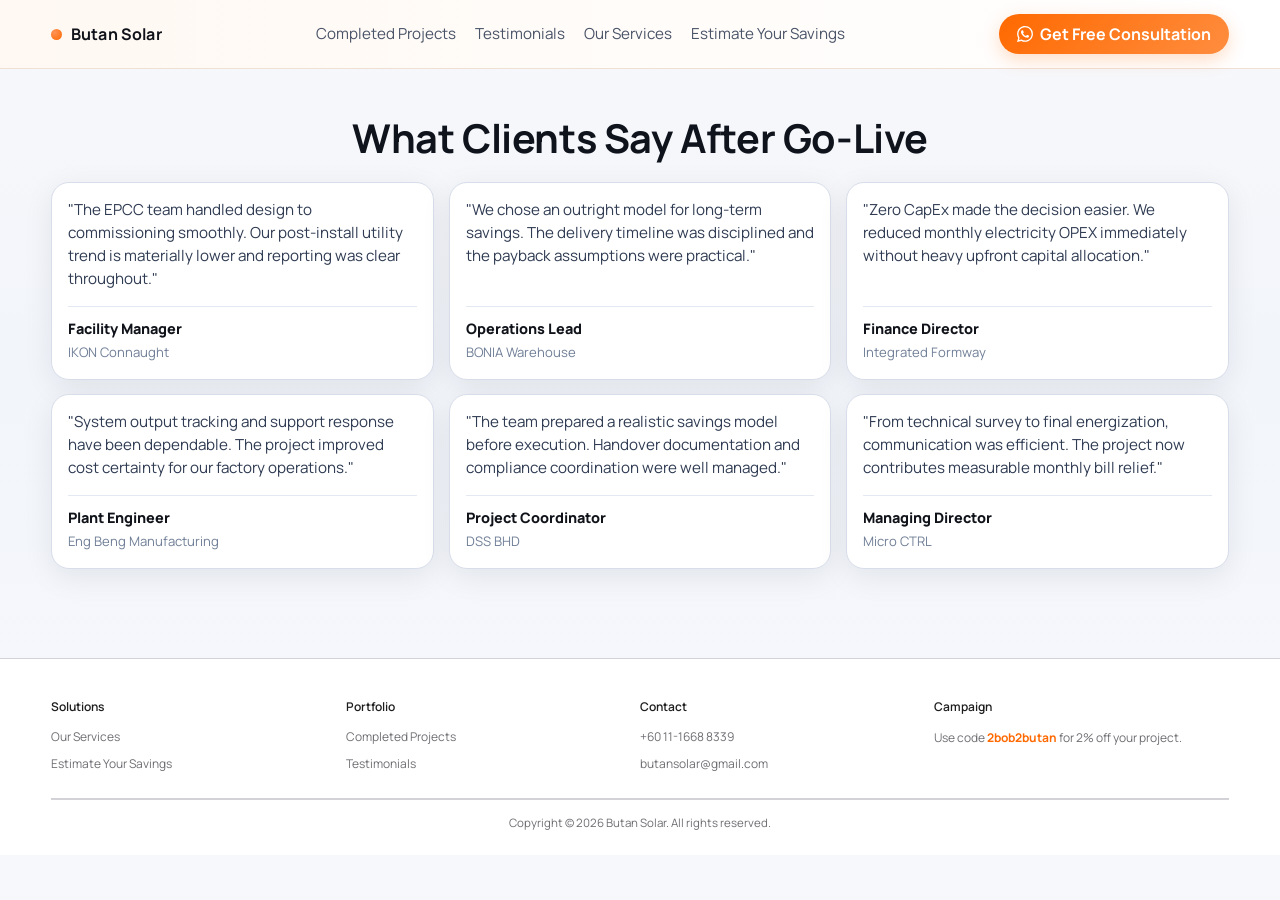
<file: testimonials.html>
<!doctype html>
<html lang="en">
<head>
  <meta charset="UTF-8">
  <meta name="viewport" content="width=device-width, initial-scale=1.0">
  <title>Testimonials | Butan Solar</title>
  <meta name="description" content="Read what commercial and industrial clients say about Butan Solar after go-live.">
  <link rel="preconnect" href="https://fonts.googleapis.com">
  <link rel="preconnect" href="https://fonts.gstatic.com" crossorigin>
  <link href="https://fonts.googleapis.com/css2?family=Manrope:wght@400;500;600;700;800&display=swap" rel="stylesheet">
  <link rel="stylesheet" href="./styles.css">
</head>
<body>
  <header class="topbar">
    <div class="container topbar-inner">
      <a href="index.html" class="brand">
        <span class="brand-dot"></span>
        <span class="brand-text">Butan Solar</span>
      </a>
      <nav class="desktop-nav">
        <a href="projects.html">Completed Projects</a>
        <a href="testimonials.html">Testimonials</a>
        <a href="services.html">Our Services</a>
        <a href="savings.html">Estimate Your Savings</a>
      </nav>
      <a class="nav-cta" href="https://wa.me/601116688339" target="_blank" rel="noopener noreferrer"><svg class="wa-icon" xmlns="http://www.w3.org/2000/svg" viewBox="0 0 24 24" fill="currentColor"><path d="M17.472 14.382c-.297-.149-1.758-.867-2.03-.967-.273-.099-.471-.148-.67.15-.197.297-.767.966-.94 1.164-.173.199-.347.223-.644.075-.297-.15-1.255-.463-2.39-1.475-.883-.788-1.48-1.761-1.653-2.059-.173-.297-.018-.458.13-.606.134-.133.298-.347.446-.52.149-.174.198-.298.298-.497.099-.198.05-.371-.025-.52-.075-.149-.669-1.612-.916-2.207-.242-.579-.487-.5-.669-.51-.173-.008-.371-.01-.57-.01-.198 0-.52.074-.792.372-.272.297-1.04 1.016-1.04 2.479 0 1.462 1.065 2.875 1.213 3.074.149.198 2.096 3.2 5.077 4.487.709.306 1.262.489 1.694.625.712.227 1.36.195 1.871.118.571-.085 1.758-.719 2.006-1.413.248-.694.248-1.289.173-1.413-.074-.124-.272-.198-.57-.347m-5.421 7.403h-.004a9.87 9.87 0 01-5.031-1.378l-.361-.214-3.741.982.998-3.648-.235-.374a9.86 9.86 0 01-1.51-5.26c.001-5.45 4.436-9.884 9.888-9.884 2.64 0 5.122 1.03 6.988 2.898a9.825 9.825 0 012.893 6.994c-.003 5.45-4.437 9.884-9.885 9.884m8.413-18.297A11.815 11.815 0 0012.05 0C5.495 0 .16 5.335.157 11.892c0 2.096.547 4.142 1.588 5.945L.057 24l6.305-1.654a11.882 11.882 0 005.683 1.448h.005c6.554 0 11.89-5.335 11.893-11.893a11.821 11.821 0 00-3.48-8.413z"/></svg>Get Free Consultation</a>
      <button class="hamburger-btn" id="hamburger-btn" aria-label="Open menu" aria-expanded="false">
        <span></span>
        <span></span>
        <span></span>
      </button>
    </div>
  </header>

  <div class="mobile-nav-overlay" id="mobile-nav-overlay" aria-hidden="true">
    <nav class="mobile-nav-links">
      <a href="projects.html">Completed Projects</a>
      <a href="testimonials.html">Testimonials</a>
      <a href="services.html">Our Services</a>
      <a href="savings.html">Estimate Your Savings</a>
    </nav>
  </div>

  <main>
    <section class="section testimonials" id="testimonials">
      <div class="container">
        <div class="section-head section-head--center">
          <h2>What Clients Say After Go-Live</h2>
        </div>
        <div class="testimonial-grid" id="testimonial-grid"></div>
      </div>
    </section>
  </main>

  <div class="mobile-sticky-cta">
    <a href="https://wa.me/601116688339" class="mobile-pill-cta" target="_blank" rel="noopener noreferrer"><svg class="wa-icon" xmlns="http://www.w3.org/2000/svg" viewBox="0 0 24 24" fill="currentColor"><path d="M17.472 14.382c-.297-.149-1.758-.867-2.03-.967-.273-.099-.471-.148-.67.15-.197.297-.767.966-.94 1.164-.173.199-.347.223-.644.075-.297-.15-1.255-.463-2.39-1.475-.883-.788-1.48-1.761-1.653-2.059-.173-.297-.018-.458.13-.606.134-.133.298-.347.446-.52.149-.174.198-.298.298-.497.099-.198.05-.371-.025-.52-.075-.149-.669-1.612-.916-2.207-.242-.579-.487-.5-.669-.51-.173-.008-.371-.01-.57-.01-.198 0-.52.074-.792.372-.272.297-1.04 1.016-1.04 2.479 0 1.462 1.065 2.875 1.213 3.074.149.198 2.096 3.2 5.077 4.487.709.306 1.262.489 1.694.625.712.227 1.36.195 1.871.118.571-.085 1.758-.719 2.006-1.413.248-.694.248-1.289.173-1.413-.074-.124-.272-.198-.57-.347m-5.421 7.403h-.004a9.87 9.87 0 01-5.031-1.378l-.361-.214-3.741.982.998-3.648-.235-.374a9.86 9.86 0 01-1.51-5.26c.001-5.45 4.436-9.884 9.888-9.884 2.64 0 5.122 1.03 6.988 2.898a9.825 9.825 0 012.893 6.994c-.003 5.45-4.437 9.884-9.885 9.884m8.413-18.297A11.815 11.815 0 0012.05 0C5.495 0 .16 5.335.157 11.892c0 2.096.547 4.142 1.588 5.945L.057 24l6.305-1.654a11.882 11.882 0 005.683 1.448h.005c6.554 0 11.89-5.335 11.893-11.893a11.821 11.821 0 00-3.48-8.413z"/></svg>Get Free Consultation</a>
  </div>

  <footer class="footer">
    <div class="footer-top-divider"></div>
    <div class="container">
      <div class="footer-cols">
        <div class="footer-col">
          <p class="footer-col-head">Solutions</p>
          <a href="services.html">Our Services</a>
          <a href="savings.html">Estimate Your Savings</a>
        </div>
        <div class="footer-col">
          <p class="footer-col-head">Portfolio</p>
          <a href="projects.html">Completed Projects</a>
          <a href="testimonials.html">Testimonials</a>
        </div>
        <div class="footer-col">
          <p class="footer-col-head">Contact</p>
          <a href="tel:+601116688339">+60 11-1668 8339</a>
          <a href="mailto:butansolar@gmail.com">butansolar@gmail.com</a>
        </div>
        <div class="footer-col">
          <p class="footer-col-head">Campaign</p>
          <p class="footer-promo-text">Use code <strong>2bob2butan</strong> for 2% off your project.</p>
        </div>
      </div>

      <div class="footer-mid-divider"></div>

      <div class="footer-bottom">
        <p class="footer-copy">Copyright &copy; 2026 Butan Solar. All rights reserved.</p>
      </div>
    </div>
  </footer>

  <script src="./script.js"></script>
</body>
</html>
</file>
<file: styles.css>
:root {
  --bg: #f3f5f9;
  --surface: #ffffff;
  --surface-soft: #f8f9fc;
  --ink: #10131a;
  --ink-2: #4a5468;
  --line: #d8ddea;
  --accent: #ff6900;
  --accent-strong: #ec5f00;
  --accent-soft: #fff1e6;
  --shadow-soft: 0 8px 30px rgba(12, 20, 36, 0.08);
  --shadow-card: 0 14px 40px rgba(14, 23, 40, 0.08);
}

*,
*::before,
*::after {
  box-sizing: border-box;
}

html,
body {
  margin: 0;
  padding: 0;
}

html {
  scroll-padding-top: 80px;
}

body {
  font-family: "Manrope", sans-serif;
  background: linear-gradient(180deg, #f7f8fb 0%, #f2f5fa 42%, #f6f8fc 100%);
  color: var(--ink);
  line-height: 1.5;
}

a {
  color: inherit;
  text-decoration: none;
}

.container {
  width: min(1180px, 92vw);
  margin: 0 auto;
}

.section {
  padding: 5.6rem 0;
}

.topbar {
  position: sticky;
  top: 0;
  z-index: 60;
  background: linear-gradient(to right, rgba(255, 248, 242, 0.95), rgba(255, 255, 255, 0.95));
  border-bottom: 1px solid #f0e0d4;
  backdrop-filter: blur(10px);
}

.topbar-inner {
  min-height: 68px;
  display: flex;
  align-items: center;
  justify-content: space-between;
  gap: 1rem;
}

.brand {
  display: inline-flex;
  align-items: center;
  gap: 0.55rem;
  font-family: "Manrope", sans-serif;
  font-weight: 700;
  letter-spacing: 0.01em;
}

.brand-dot {
  width: 11px;
  height: 11px;
  border-radius: 999px;
  background: radial-gradient(circle at 32% 30%, #ff9356, var(--accent));
}

.desktop-nav {
  display: inline-flex;
  align-items: center;
  gap: 1.2rem;
  color: var(--ink-2);
}

.desktop-nav a {
  font-size: 0.95rem;
  transition: color 160ms ease;
}

.desktop-nav a:hover {
  color: var(--accent);
}

.nav-cta {
  display: inline-flex;
  align-items: center;
  gap: 0.45rem;
  color: #fff !important;
  background: linear-gradient(135deg, var(--accent), #ff8d3f);
  padding: 0.52rem 1.1rem;
  border-radius: 999px;
  font-weight: 700;
  box-shadow: 0 6px 18px rgba(255, 105, 0, 0.22);
  transition: background 160ms ease, transform 160ms ease;
  border: none;
}

.nav-cta:hover {
  background: linear-gradient(135deg, var(--accent-strong), #ff7a1f) !important;
  color: #fff !important;
  transform: translateY(-1px);
}


.wa-icon {
  width: 16px;
  height: 16px;
  flex-shrink: 0;
}

.btn {
  display: inline-flex;
  align-items: center;
  justify-content: center;
  gap: 0.45rem;
  padding: 0.78rem 1.3rem;
  border-radius: 999px;
  font-weight: 700;
  border: 1px solid transparent;
  transition: 180ms ease;
  cursor: pointer;
}

.nav-wa-cta {
  display: inline-flex;
  align-items: center;
  gap: 0.35rem;
  font-size: 0.95rem;
  transition: color 160ms ease;
}

.nav-wa-cta:hover {
  color: var(--accent);
}

.nav-wa-cta .wa-icon {
  width: 14px;
  height: 14px;
  margin-right: 0;
}

.btn:hover {
  transform: translateY(-1px);
}

.btn-call,
.btn-ghost {
  background: #ffffff;
  border-color: var(--line);
}

.btn-primary {
  color: #fff;
  background: linear-gradient(135deg, var(--accent), #ff8d3f);
  box-shadow: 0 10px 24px rgba(255, 105, 0, 0.25);
}

.btn-primary:hover {
  background: linear-gradient(135deg, var(--accent-strong), #ff7a1f);
}

.hero {
  padding: 5rem 0;
  overflow: hidden;
  position: relative;
  background:
    linear-gradient(to bottom, rgba(8, 14, 26, 0.62) 0%, rgba(8, 14, 26, 0.48) 60%, rgba(8, 14, 26, 0.65) 100%),
    url("./images/hero.jpg") center/cover no-repeat;
}

.hero-inner {
  display: flex;
  flex-direction: column;
  align-items: center;
  text-align: center;
  position: relative;
  z-index: 1;
}

.eyebrow {
  margin: 0 0 1.1rem;
  color: #758198;
  text-transform: uppercase;
  letter-spacing: 0.12em;
  font-size: 0.76rem;
  font-weight: 700;
}

h1,
h2,
h3,
h4 {
  font-family: "Manrope", sans-serif;
  margin-top: 0;
  color: #0f131c;
}

h1 {
  font-size: clamp(2.4rem, 5.5vw, 4.4rem);
  line-height: 1.06;
  margin-bottom: 1.8rem;
  letter-spacing: -0.03em;
  max-width: 16ch;
}

.h1-accent {
  font-style: normal;
  color: var(--accent);
}

h2 {
  font-size: clamp(1.65rem, 3.1vw, 2.75rem);
  line-height: 1.1;
  letter-spacing: -0.01em;
  margin-bottom: 0.8rem;
}

.hero-cta-mobile {
  display: none;
}

.hero-cta {
  display: flex;
  flex-wrap: wrap;
  justify-content: center;
  gap: 0.65rem;
  margin-bottom: 1.4rem;
}

.promo-badge {
  display: inline-flex;
  align-items: center;
  gap: 0.55rem;
  border-radius: 999px;
  border: 1.5px solid #ffd2b3;
  background: var(--accent-soft);
  padding: 0.55rem 1rem;
}

.promo-label {
  color: var(--accent-strong);
  font-size: 0.75rem;
  font-weight: 700;
  text-transform: uppercase;
  letter-spacing: 0.08em;
}

.promo-code {
  color: #1a1a1a;
  font-size: 0.9rem;
  letter-spacing: 0.04em;
}

.promo-discount {
  color: #9a6a4a;
  font-size: 0.82rem;
}

.hero .eyebrow {
  color: rgba(255, 255, 255, 0.65);
}

.hero h1 {
  color: #ffffff;
}

.hero .promo-badge {
  background: rgba(255, 255, 255, 0.12);
  border-color: rgba(255, 255, 255, 0.25);
}

.hero .promo-label {
  color: #ffb07a;
}

.hero .promo-code {
  color: #ffffff;
}

.hero .promo-discount {
  color: rgba(255, 255, 255, 0.65);
}


.trust-band {
  border-top: 1px solid #e8edf5;
  border-bottom: 1px solid #e8edf5;
  background: #f8fafc;
  padding: 2rem 0;
}

.trust-items {
  display: flex;
  align-items: center;
  justify-content: space-between;
  gap: 0;
}

.trust-item {
  flex: 1;
  display: flex;
  flex-direction: column;
  align-items: center;
  text-align: center;
  gap: 0.3rem;
  padding: 0.5rem 1rem;
}

.trust-item h4 {
  margin: 0;
  font-size: 1.75rem;
  font-weight: 800;
  color: #1a2340;
  letter-spacing: -0.02em;
}

.trust-kicker {
  margin: 0;
  font-size: 0.82rem;
  font-weight: 500;
  color: #7a8aaa;
}

.trust-divider {
  width: 1px;
  height: 2.5rem;
  background: #dde3ee;
  flex-shrink: 0;
}

.section-head p {
  color: #5f6d85;
  max-width: 64ch;
}

.section-head--center {
  width: 100%;
  text-align: center;
  align-items: center;
}

.clients {
  padding-top: 3.2rem;
}

.client-marquee {
  margin-top: 1rem;
  border: 1px solid var(--line);
  border-radius: 16px;
  background: #fff;
  overflow: hidden;
}

.client-track {
  display: flex;
  width: max-content;
  gap: 0.8rem;
  padding: 0.85rem;
  animation: scroll-clients 32s linear infinite;
}

.client-track.reverse {
  animation-direction: reverse;
  animation-duration: 40s;
}

.client-chip {
  min-width: 180px;
  border-radius: 12px;
  border: 1px solid #dfe4ee;
  background: #f9fbff;
  text-align: center;
  padding: 0.8rem 0.9rem;
  font-size: 0.74rem;
  color: #1a2130;
  font-weight: 700;
  letter-spacing: 0.05em;
  text-transform: uppercase;
}

.client-chip span {
  display: block;
  margin-top: 0.22rem;
  color: #7988a1;
  font-size: 0.66rem;
}

.client-logo {
  display: block;
  max-width: 125px;
  max-height: 26px;
  margin: 0 auto 0.3rem;
  object-fit: contain;
  filter: grayscale(1);
}

.testimonials {
  padding-top: 3rem;
}

.testimonial-grid {
  margin-top: 1.35rem;
  display: grid;
  grid-template-columns: repeat(3, minmax(0, 1fr));
  gap: 0.9rem;
}

.testimonial-card {
  border: 1px solid var(--line);
  border-radius: 18px;
  background: #ffffff;
  box-shadow: var(--shadow-soft);
  padding: 1rem;
  display: flex;
  flex-direction: column;
}

.testimonial-quote {
  flex: 1;
  margin: 0 0 0.95rem;
  color: #2f3b52;
  font-size: 0.95rem;
}

.testimonial-meta {
  border-top: 1px solid #e3e8f2;
  padding-top: 0.72rem;
}

.testimonial-name {
  margin: 0;
  font-size: 0.9rem;
  font-weight: 800;
}

.testimonial-role {
  margin: 0.2rem 0 0;
  font-size: 0.82rem;
  color: #707f97;
}

.project-grid {
  margin-top: 1.5rem;
  display: grid;
  grid-template-columns: repeat(2, minmax(0, 1fr));
  gap: 1rem;
}

.project-card {
  border: 1px solid var(--line);
  border-radius: 20px;
  overflow: hidden;
  background: #ffffff;
  box-shadow: var(--shadow-soft);
}

.project-visual {
  min-height: 210px;
  padding: 1rem;
  display: flex;
  align-items: flex-end;
  background-size: cover;
  background-position: center;
  position: relative;
}

.project-visual::before {
  content: "";
  position: absolute;
  inset: 0;
  background: linear-gradient(to top, rgba(13, 20, 31, 0.62), rgba(13, 20, 31, 0.08));
}

.project-tag {
  position: relative;
  z-index: 1;
  padding: 0.34rem 0.72rem;
  border-radius: 999px;
  background: rgba(255, 255, 255, 0.92);
  border: 1px solid rgba(223, 228, 238, 0.9);
  font-size: 0.75rem;
  color: #1d2638;
  font-weight: 700;
}

.project-body {
  padding: 1rem;
}

.project-body h3 {
  margin-bottom: 0.45rem;
}

.project-meta {
  margin: 0;
  color: #65738d;
  font-size: 0.9rem;
}

.metric-list {
  margin-top: 0.85rem;
  display: grid;
  grid-template-columns: 1fr 1fr;
  gap: 0.75rem 1rem;
}

.metric-row {
  display: flex;
  flex-direction: column;
  gap: 0.15rem;
  font-size: 0.88rem;
}

.metric-row span {
  color: #7a88a1;
}

.metric-row strong {
  color: #1a2340;
  font-weight: 600;
  font-size: 0.94rem;
}

.offer {
  background: #f2f5fa;
}

.lead {
  background: linear-gradient(180deg, #fff8f3 0%, #ffffff 55%);
  border-top: 1px solid var(--line);
  border-bottom: 1px solid var(--line);
}

.lead-centered {
  display: flex;
  flex-direction: column;
  align-items: center;
  text-align: center;
  gap: 2.4rem;
}

.lead-eyebrow {
  display: inline-flex;
  align-items: center;
  gap: 0.45rem;
  padding: 0.35rem 0.9rem;
  background: var(--accent-soft);
  border: 1px solid rgba(255, 105, 0, 0.2);
  border-radius: 999px;
  font-size: 0.75rem;
  font-weight: 700;
  letter-spacing: 0.08em;
  text-transform: uppercase;
  color: var(--accent-strong);
  margin-bottom: -0.8rem;
}

.lead-eyebrow::before {
  content: '';
  display: inline-block;
  width: 6px;
  height: 6px;
  background: var(--accent);
  border-radius: 50%;
}

.lead-heading {
  margin: 0;
  max-width: 700px;
  text-align: center;
}

.offer-bento {
  display: grid;
  grid-template-columns: repeat(3, 1fr);
  gap: 0.75rem;
  margin-top: 1.5rem;
}

.bento-card {
  position: relative;
  border-radius: 20px;
  overflow: hidden;
  background-size: cover;
  background-position: center;
  min-height: 280px;
  display: flex;
  align-items: flex-end;
}

.bento-hero {
  grid-column: 1 / -1;
  min-height: 400px;
}

.bento-overlay {
  position: absolute;
  inset: 0;
  background: linear-gradient(to top, rgba(5, 10, 18, 0.88) 0%, rgba(5, 10, 18, 0.3) 55%, rgba(5, 10, 18, 0.08) 100%);
}

.bento-content {
  position: relative;
  z-index: 1;
  padding: 1.6rem;
  color: #fff;
}

.bento-label {
  margin: 0 0 0.5rem;
  font-size: 0.72rem;
  font-weight: 700;
  text-transform: uppercase;
  letter-spacing: 0.11em;
  color: #ffb07a;
}

.bento-content h3 {
  margin: 0;
  color: #fff;
  font-size: clamp(1rem, 1.6vw, 1.25rem);
  line-height: 1.25;
}

.bento-hero .bento-content h3 {
  font-size: clamp(1.5rem, 2.8vw, 2.2rem);
}

.lead-copy p {
  color: #5f6d85;
}

.lead-trust-row {
  display: flex;
  gap: 1.5rem;
  margin: 1.4rem 0 1.4rem;
  padding: 1.1rem 1.3rem;
  border-radius: 14px;
  background: var(--surface-soft);
  border: 1px solid var(--line);
}

.lead-trust-item {
  display: flex;
  flex-direction: column;
  gap: 0.18rem;
}

.lead-trust-item strong {
  font-family: "Manrope", sans-serif;
  font-size: 1.15rem;
  color: var(--accent);
  font-weight: 700;
}

.lead-trust-item span {
  font-size: 0.75rem;
  color: #7888a0;
  font-weight: 500;
}

.contact-pills {
  display: flex;
  flex-wrap: wrap;
  gap: 0.6rem;
}

.contact-pills a {
  border: 1px solid #dbe1ec;
  border-radius: 999px;
  background: #ffffff;
  padding: 0.43rem 0.84rem;
  font-size: 0.88rem;
  font-weight: 600;
}

.lead-form {
  border: 1px solid #e8edf7;
  border-top: 4px solid var(--accent);
  border-radius: 22px;
  background: #ffffff;
  box-shadow: 0 24px 64px rgba(14, 23, 40, 0.10), 0 4px 16px rgba(255, 105, 0, 0.09);
  padding: 2rem;
  width: 100%;
  max-width: 480px;
  margin: 0 auto;
  text-align: left;
}

.lead-form-header {
  margin-bottom: 1.4rem;
  padding-bottom: 1.1rem;
  border-bottom: 1px solid #edf0f8;
  display: flex;
  align-items: baseline;
  justify-content: space-between;
  gap: 1rem;
}

.lead-form-title {
  margin: 0;
  font-family: "Manrope", sans-serif;
  font-size: 1.05rem;
  font-weight: 700;
  color: #0f131c;
}

.lead-form-sub {
  margin: 0;
  font-size: 0.8rem;
  color: #7888a0;
  white-space: nowrap;
}

.lead-form label {
  display: block;
  margin-bottom: 0.35rem;
  font-weight: 700;
}

.lead-form input,
.lead-form select {
  width: 100%;
  margin-bottom: 1rem;
  padding: 0.85rem 1rem;
  border: 1.5px solid #cfd6e5;
  border-radius: 12px;
  background: #f8faff;
  color: #111726;
  font-size: 0.98rem;
  font-family: "Manrope", sans-serif;
  transition: border-color 140ms ease, box-shadow 140ms ease;
}

.lead-submit-btn {
  width: 100%;
  padding: 0.95rem 1.3rem;
  font-size: 1rem;
  justify-content: center;
}

.lead-form input:focus,
.lead-form select:focus {
  outline: none;
  border-color: #ffb27d;
  box-shadow: 0 0 0 3px rgba(255, 105, 0, 0.15);
}

.estimate-display {
  margin: 1.25rem 0;
  padding: 1rem 1.1rem;
  background: #fff6ef;
  border: 1px solid rgba(255, 105, 0, 0.18);
  border-radius: 12px;
  display: flex;
  flex-direction: column;
  gap: 0.5rem;
}

.estimate-display:empty {
  display: none;
}

.estimate-display .estimate-label {
  font-size: 0.78rem;
  font-weight: 600;
  text-transform: uppercase;
  letter-spacing: 0.05em;
  color: var(--accent-strong);
  margin: 0;
}

.estimate-display h4 {
  font-size: 1rem;
  font-weight: 700;
  color: #1a2340;
  margin: 0;
}

.estimate-row {
  display: flex;
  justify-content: space-between;
  align-items: center;
  font-size: 0.88rem;
  color: #4f5d76;
}

.estimate-row strong {
  color: #1a2340;
  font-weight: 600;
}

.form-note {
  margin: 0.7rem 0 0;
  font-size: 0.82rem;
  color: #67758d;
}

.form-status {
  min-height: 1.4rem;
  margin: 0.35rem 0 0;
  font-size: 0.88rem;
  color: #4f5d76;
}

.footer {
  background: #ffffff;
  padding: 0 0 0;
}

.footer-top-divider {
  border-top: 1px solid #d2d2d7;
  margin-top: 0;
}

.footer-cols {
  display: grid;
  grid-template-columns: repeat(4, 1fr);
  gap: 0;
  padding: 2.4rem 0 1.6rem;
  border-bottom: 1px solid #d2d2d7;
}

.footer-col {
  display: flex;
  flex-direction: column;
  gap: 0.6rem;
  padding-right: 2rem;
}

.footer-col-head {
  font-size: 0.75rem;
  font-weight: 600;
  color: #1d1d1f;
  margin: 0 0 0.25rem;
  letter-spacing: 0;
}

.footer-col a {
  font-size: 0.75rem;
  color: #6e6e73;
  transition: color 120ms ease;
  line-height: 1.4;
}

.footer-col a:hover {
  color: #1d1d1f;
}

.footer-promo-text {
  font-size: 0.75rem;
  color: #6e6e73;
  line-height: 1.55;
  margin: 0;
}

.footer-promo-text strong {
  color: var(--accent);
}

.footer-mid-divider {
  display: none;
}

.footer-bottom {
  display: flex;
  align-items: center;
  justify-content: center;
  flex-wrap: wrap;
  gap: 0.5rem 1rem;
  padding: 0.88rem 0 1.5rem;
  font-size: 0.72rem;
  color: #6e6e73;
  border-top: 1px solid #d2d2d7;
}

.footer-bottom p {
  margin: 0;
}

.footer-copy {
  color: #6e6e73;
}

.footer-legal {
  display: flex;
  align-items: center;
  gap: 0.5rem;
  flex-wrap: wrap;
}

.footer-legal a {
  color: #6e6e73;
  transition: color 120ms ease;
}

.footer-legal a:hover {
  color: #1d1d1f;
}

.footer-pipe {
  color: #c7c7cc;
  font-size: 0.68rem;
}

.footer-region {
  color: #6e6e73;
}

.muted {
  color: #6d7b93;
}

.mobile-sticky-cta {
  position: fixed;
  left: 0;
  right: 0;
  bottom: 0;
  z-index: 80;
  display: none;
  justify-content: center;
  padding: 0.75rem 1rem calc(0.75rem + env(safe-area-inset-bottom, 0));
  background: rgba(255, 255, 255, 0.98);
  backdrop-filter: blur(8px);
  border-top: 1px solid #d5dce9;
}

.mobile-pill-cta {
  display: inline-flex;
  align-items: center;
  gap: 0.5rem;
  background: linear-gradient(135deg, var(--accent), #ff8f43);
  color: #fff;
  font-weight: 800;
  font-size: 1rem;
  padding: 0.75rem 1.75rem;
  border-radius: 999px;
  white-space: nowrap;
}

.hamburger-btn {
  display: none;
}

.mobile-nav-overlay {
  display: none;
}

@media (max-width: 820px) {
  .nav-cta {
    display: none;
  }

  .hamburger-btn {
    display: flex;
    flex-direction: column;
    justify-content: center;
    gap: 5px;
    background: none;
    border: none;
    cursor: pointer;
    padding: 6px;
    flex-shrink: 0;
  }

  .hamburger-btn span {
    display: block;
    width: 22px;
    height: 2px;
    background: var(--ink);
    border-radius: 2px;
    transition: transform 200ms ease, opacity 200ms ease;
  }

  .hamburger-btn.is-open span:nth-child(1) {
    transform: translateY(7px) rotate(45deg);
  }

  .hamburger-btn.is-open span:nth-child(2) {
    opacity: 0;
  }

  .hamburger-btn.is-open span:nth-child(3) {
    transform: translateY(-7px) rotate(-45deg);
  }

  .mobile-nav-overlay {
    position: fixed;
    top: 68px;
    left: 0;
    right: 0;
    bottom: 0;
    z-index: 55;
    background: rgba(255, 255, 255, 0.98);
    backdrop-filter: blur(10px);
    padding: 1.5rem;
    flex-direction: column;
    overflow-y: auto;
  }

  .mobile-nav-overlay.is-open {
    display: flex;
  }

  .mobile-nav-links {
    display: flex;
    flex-direction: column;
  }

  .mobile-nav-links a {
    font-size: 1.35rem;
    font-weight: 700;
    color: var(--ink);
    padding: 1rem 0;
    border-bottom: 1px solid var(--line);
    transition: color 150ms ease;
  }

  .mobile-nav-links a:hover {
    color: var(--accent);
  }
}

.reveal {
  opacity: 0;
  transform: translateY(18px);
  transition: opacity 480ms ease, transform 480ms ease;
}

.reveal.is-visible {
  opacity: 1;
  transform: translateY(0);
}

@keyframes scroll-clients {
  from {
    transform: translateX(0);
  }
  to {
    transform: translateX(-50%);
  }
}

@media (max-width: 1080px) {
  .footer-cols {
    grid-template-columns: repeat(2, 1fr);
    gap: 1.5rem 0;
  }

  .hero-grid,
  .lead-grid {
    grid-template-columns: 1fr;
  }

  .offer-bento {
    grid-template-columns: repeat(2, 1fr);
  }

  .bento-hero {
    grid-column: 1 / -1;
  }

  .testimonial-grid {
    grid-template-columns: repeat(2, minmax(0, 1fr));
  }
}

@media (max-width: 820px) {
  .footer-cols {
    grid-template-columns: repeat(2, 1fr);
  }

  .footer-bottom {
    flex-direction: column;
    align-items: flex-start;
    gap: 0.3rem;
    padding-bottom: 5.7rem;
  }

  .desktop-nav,
  .btn-call {
    display: none;
  }

  .nav-cta {
    font-size: 0.88rem;
    padding: 0.48rem 0.9rem;
  }

  .section {
    padding: 3.9rem 0;
  }

  .trust-items {
    flex-wrap: wrap;
    gap: 1rem;
  }

  .trust-divider {
    display: none;
  }

  .trust-item {
    flex: 1 1 calc(50% - 1rem);
  }

  .project-grid,
  .testimonial-grid,
  .offer-bento {
    grid-template-columns: 1fr;
  }

  .bento-hero {
    min-height: 300px;
  }

  .client-chip {
    min-width: 148px;
    font-size: 0.69rem;
  }

  .promo-badge {
    flex-wrap: wrap;
    justify-content: center;
  }

  .mobile-sticky-cta {
    display: flex;
  }

  .hero-cta-desktop {
    display: none;
  }

  .hero-cta-mobile {
    display: inline-flex;
  }

  .page-home #testimonials .testimonial-card:nth-child(n+4) {
    display: none;
  }

  .page-home #projects .project-card:nth-child(n+5) {
    display: none;
  }
}

@media (max-width: 560px) {
  .hero {
    padding: 3rem 0 2.5rem;
  }

  .trust-band {
    padding: 1.2rem 0;
  }

  .section {
    padding: 2.8rem 0;
  }

  .trust-item {
    flex: 1 1 0;
    min-width: 0;
    padding: 0.25rem 0.25rem;
  }

  .trust-item h4 {
    font-size: 1.1rem;
  }

  .trust-kicker {
    font-size: 0.62rem;
  }

  .footer-cols {
    grid-template-columns: 1fr;
    gap: 1.2rem;
  }

  .lead-centered {
    gap: 1.5rem;
  }

  .btn {
    width: 100%;
  }

  .hero-cta {
    flex-direction: column;
  }
}
</file>
